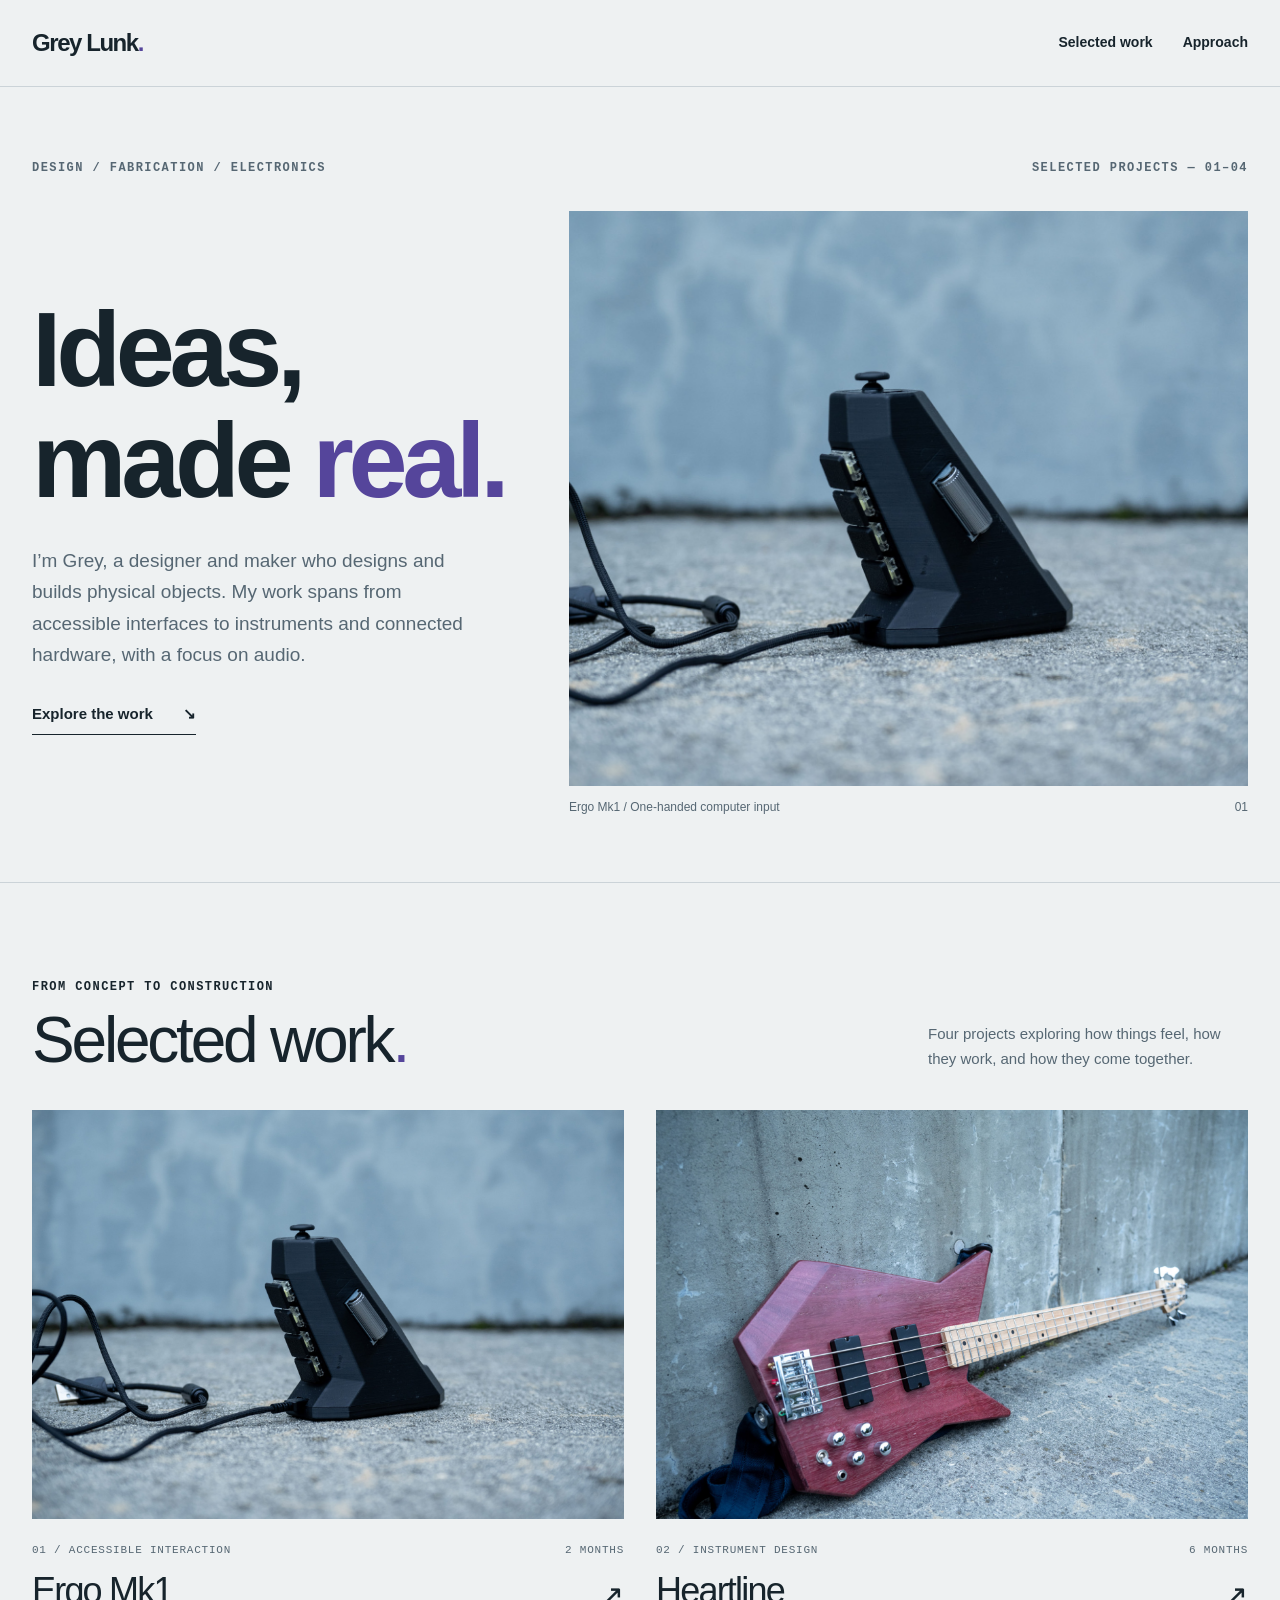
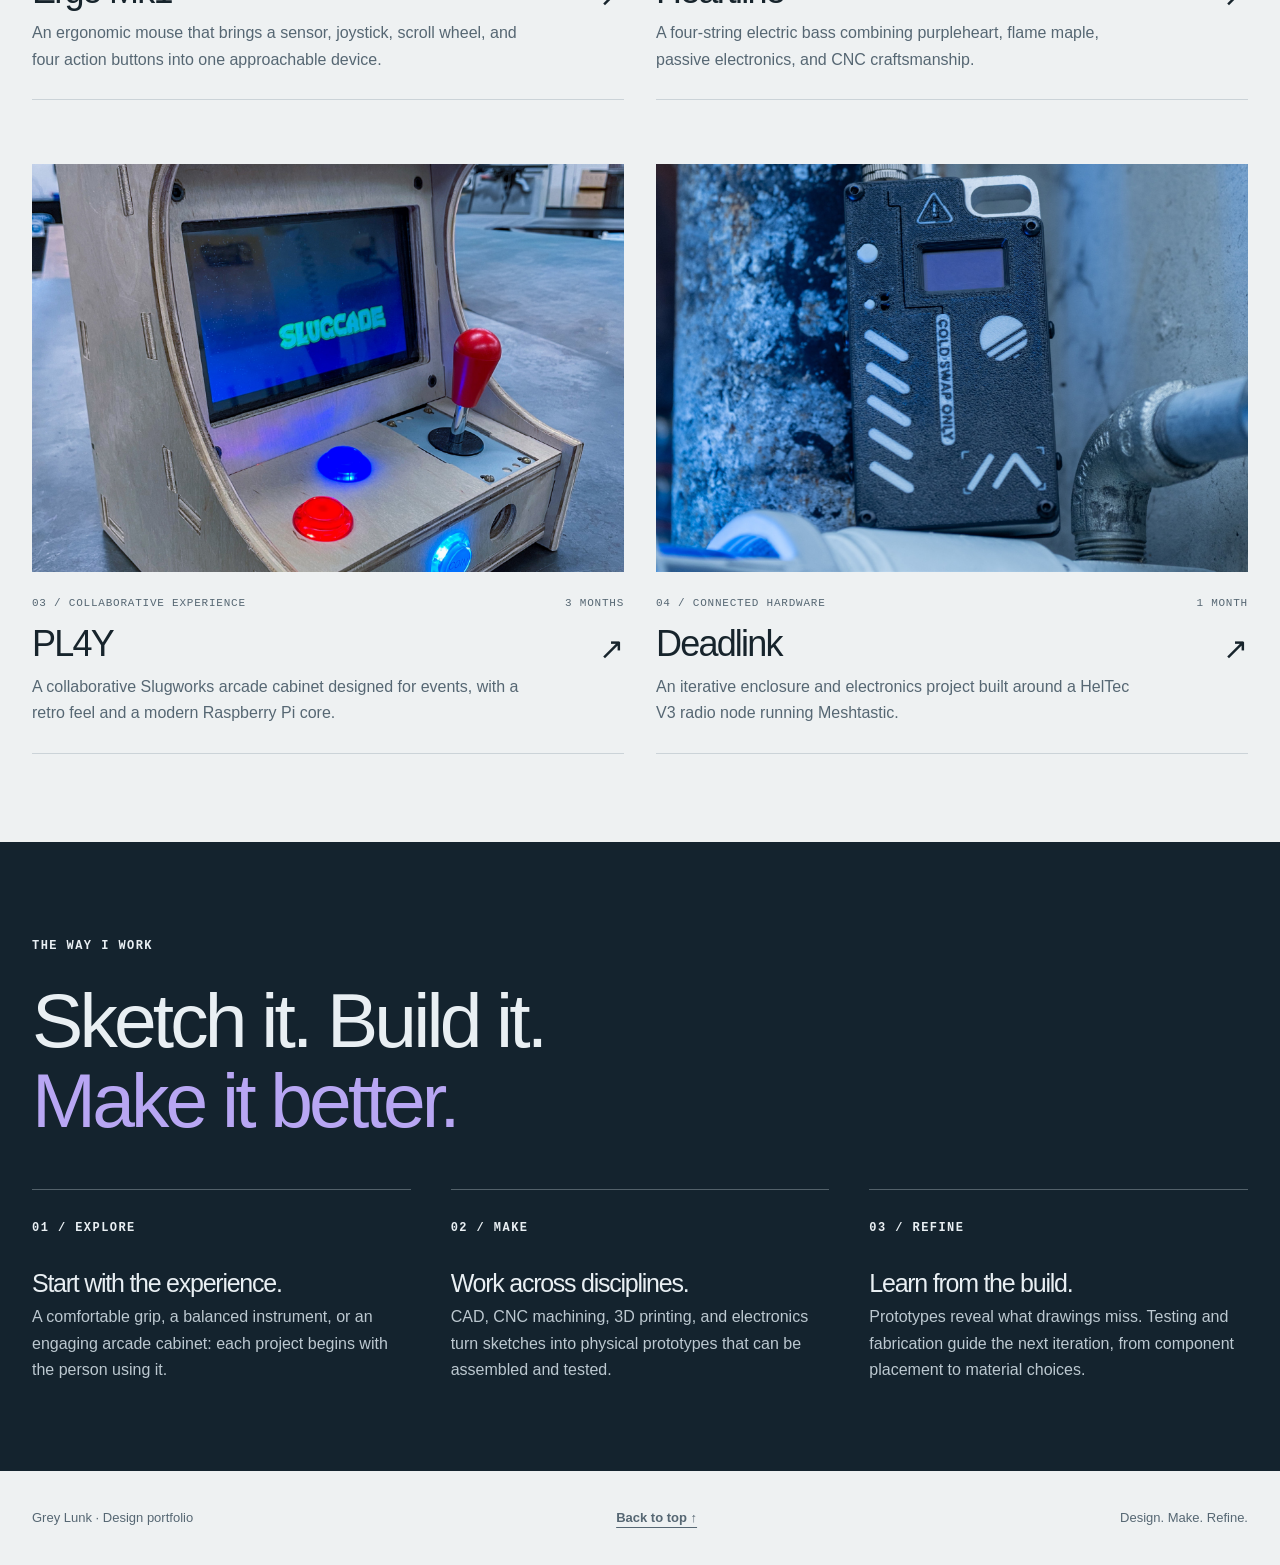
<file: index.html>
<!doctype html>
<html lang="en">
<head>
<meta charset="utf-8">
<meta name="viewport" content="width=device-width, initial-scale=1">
<title>Design portfolio | Grey Lunk</title>
<meta name="description" content="Grey Lunk’s portfolio of product design, fabrication, electronics, and iterative making. Explore Ergo Mk1, Heartline, PL4Y, and Deadlink.">
<meta name="author" content="Grey Lunk">
<link rel="icon" type="image/svg+xml" href="assets/favicon.svg">
<link rel="stylesheet" href="css/styles.css">
<link rel="stylesheet" href="css/portfolio.css">
</head>
<body id="top">
<a class="skip-link" href="#main">Skip to content</a>
<nav class="site-nav" aria-label="Main navigation">
<div class="container nav-inner">
<a class="brand" href="index.html" aria-label="Grey Lunk home">Grey Lunk<span>.</span>
</a>
<div class="nav-links">
<a href="#work">Selected work</a>
<a href="#approach">Approach</a>
</div>
</div>
</nav>
<main id="main">
<header class="hero">
<div class="container">
<div class="hero-top eyebrow">
<span>Design / Fabrication / Electronics</span>
<span>Selected projects — 01–04</span>
</div>
<div class="hero-layout">
<div class="hero-copy">
<h1>Ideas,<br>made <em>real.</em>
</h1>
<p>I’m Grey, a designer and maker who designs and builds physical objects. My work spans from accessible interfaces to instruments and connected hardware, with a focus on audio.</p>
<a class="text-link" href="#work">Explore the work <span aria-hidden="true">↘</span>
</a>
</div>
<figure class="hero-image">
<img src="assets/portfolio/ergo-hero.jpg" alt="Ergo Mk1, a black sculptural mouse with exposed action buttons and a joystick" width="1800" height="1201" fetchpriority="high">
<figcaption>
<span>Ergo Mk1 / One-handed computer input</span>
<span>01</span>
</figcaption>
</figure>
</div>
</div>
</header>
<section class="section work" id="work" aria-labelledby="work-title">
<div class="container">
<div class="section-heading">
<div>
<span class="eyebrow">From concept to construction</span>
<h2 id="work-title">Selected work<span style="color:var(--purple)">.</span>
</h2>
</div>
<p>Four projects exploring how things feel, how they work, and how they come together.</p>
</div>
<div class="project-grid">
<a class="project-card" href="ergo-mk1.html">
<div class="project-image">
<img src="assets/portfolio/ergo-hero.jpg" alt="Ergo Mk1 finished product" width="1800" height="1200" loading="lazy">
</div>
<div class="project-info">
<div class="project-meta">
<span>01 / Accessible interaction</span>
<span>2 months</span>
</div>
<div class="project-title">
<h3>Ergo Mk1</h3>
<span aria-hidden="true">↗</span>
</div>
<p>An ergonomic mouse that brings a sensor, joystick, scroll wheel, and four action buttons into one approachable device.</p>
</div>
</a>
<a class="project-card" href="heartline.html">
<div class="project-image">
<img src="assets/portfolio/heartline-hero.jpg" alt="Heartline finished product" width="1800" height="1200" loading="lazy">
</div>
<div class="project-info">
<div class="project-meta">
<span>02 / Instrument design</span>
<span>6 months</span>
</div>
<div class="project-title">
<h3>Heartline</h3>
<span aria-hidden="true">↗</span>
</div>
<p>A four-string electric bass combining purpleheart, flame maple, passive electronics, and CNC craftsmanship.</p>
</div>
</a>
<a class="project-card" href="pl4y.html">
<div class="project-image">
<img src="assets/portfolio/play-hero.jpg" alt="PL4Y finished product" width="1800" height="1200" loading="lazy">
</div>
<div class="project-info">
<div class="project-meta">
<span>03 / Collaborative experience</span>
<span>3 months</span>
</div>
<div class="project-title">
<h3>PL4Y</h3>
<span aria-hidden="true">↗</span>
</div>
<p>A collaborative Slugworks arcade cabinet designed for events, with a retro feel and a modern Raspberry Pi core.</p>
</div>
</a>
<a class="project-card" href="deadlink.html">
<div class="project-image">
<img src="assets/portfolio/deadlink-hero.jpg" alt="Deadlink finished product" width="1800" height="1200" loading="lazy">
</div>
<div class="project-info">
<div class="project-meta">
<span>04 / Connected hardware</span>
<span>1 month</span>
</div>
<div class="project-title">
<h3>Deadlink</h3>
<span aria-hidden="true">↗</span>
</div>
<p>An iterative enclosure and electronics project built around a HelTec V3 radio node running Meshtastic.</p>
</div>
</a>
</div>
</div>
</section>
<section class="section approach" id="approach" aria-labelledby="approach-title">
<div class="container">
<span class="eyebrow">The way I work</span>
<h2 id="approach-title">Sketch it. Build it.<br>
<span>Make it better.</span>
</h2>
<div class="approach-grid">
<div class="approach-item">
<span class="eyebrow">01 / Explore</span>
<h3>Start with the experience.</h3>
<p>A comfortable grip, a balanced instrument, or an engaging arcade cabinet: each project begins with the person using it.</p>
</div>
<div class="approach-item">
<span class="eyebrow">02 / Make</span>
<h3>Work across disciplines.</h3>
<p>CAD, CNC machining, 3D printing, and electronics turn sketches into physical prototypes that can be assembled and tested.</p>
</div>
<div class="approach-item">
<span class="eyebrow">03 / Refine</span>
<h3>Learn from the build.</h3>
<p>Prototypes reveal what drawings miss. Testing and fabrication guide the next iteration, from component placement to material choices.</p>
</div>
</div>
</div>
</section>
</main>
<footer class="site-footer">
<div class="container footer-inner">
<span>Grey Lunk · Design portfolio</span>
<a href="#top">Back to top ↑</a>
<span>Design. Make. Refine.</span>
</div>
</footer>
</body>
</html>
</file>
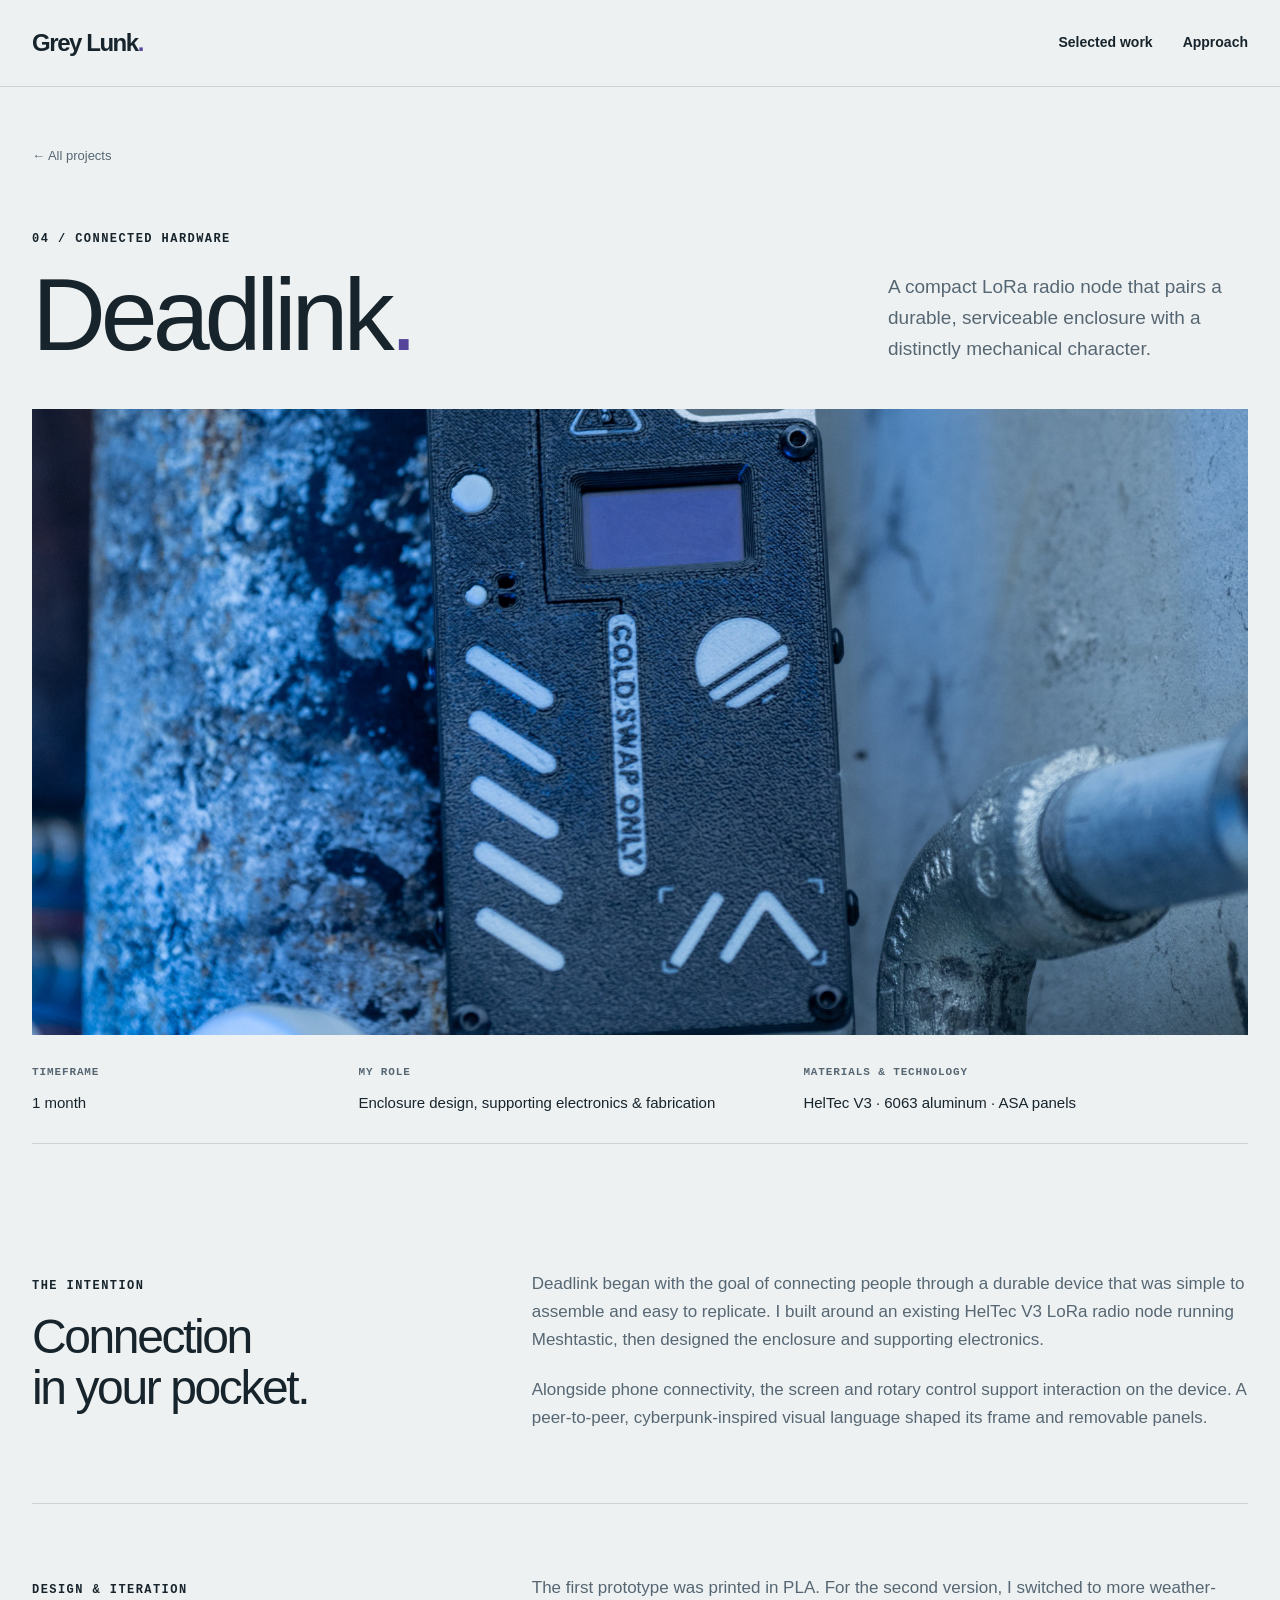
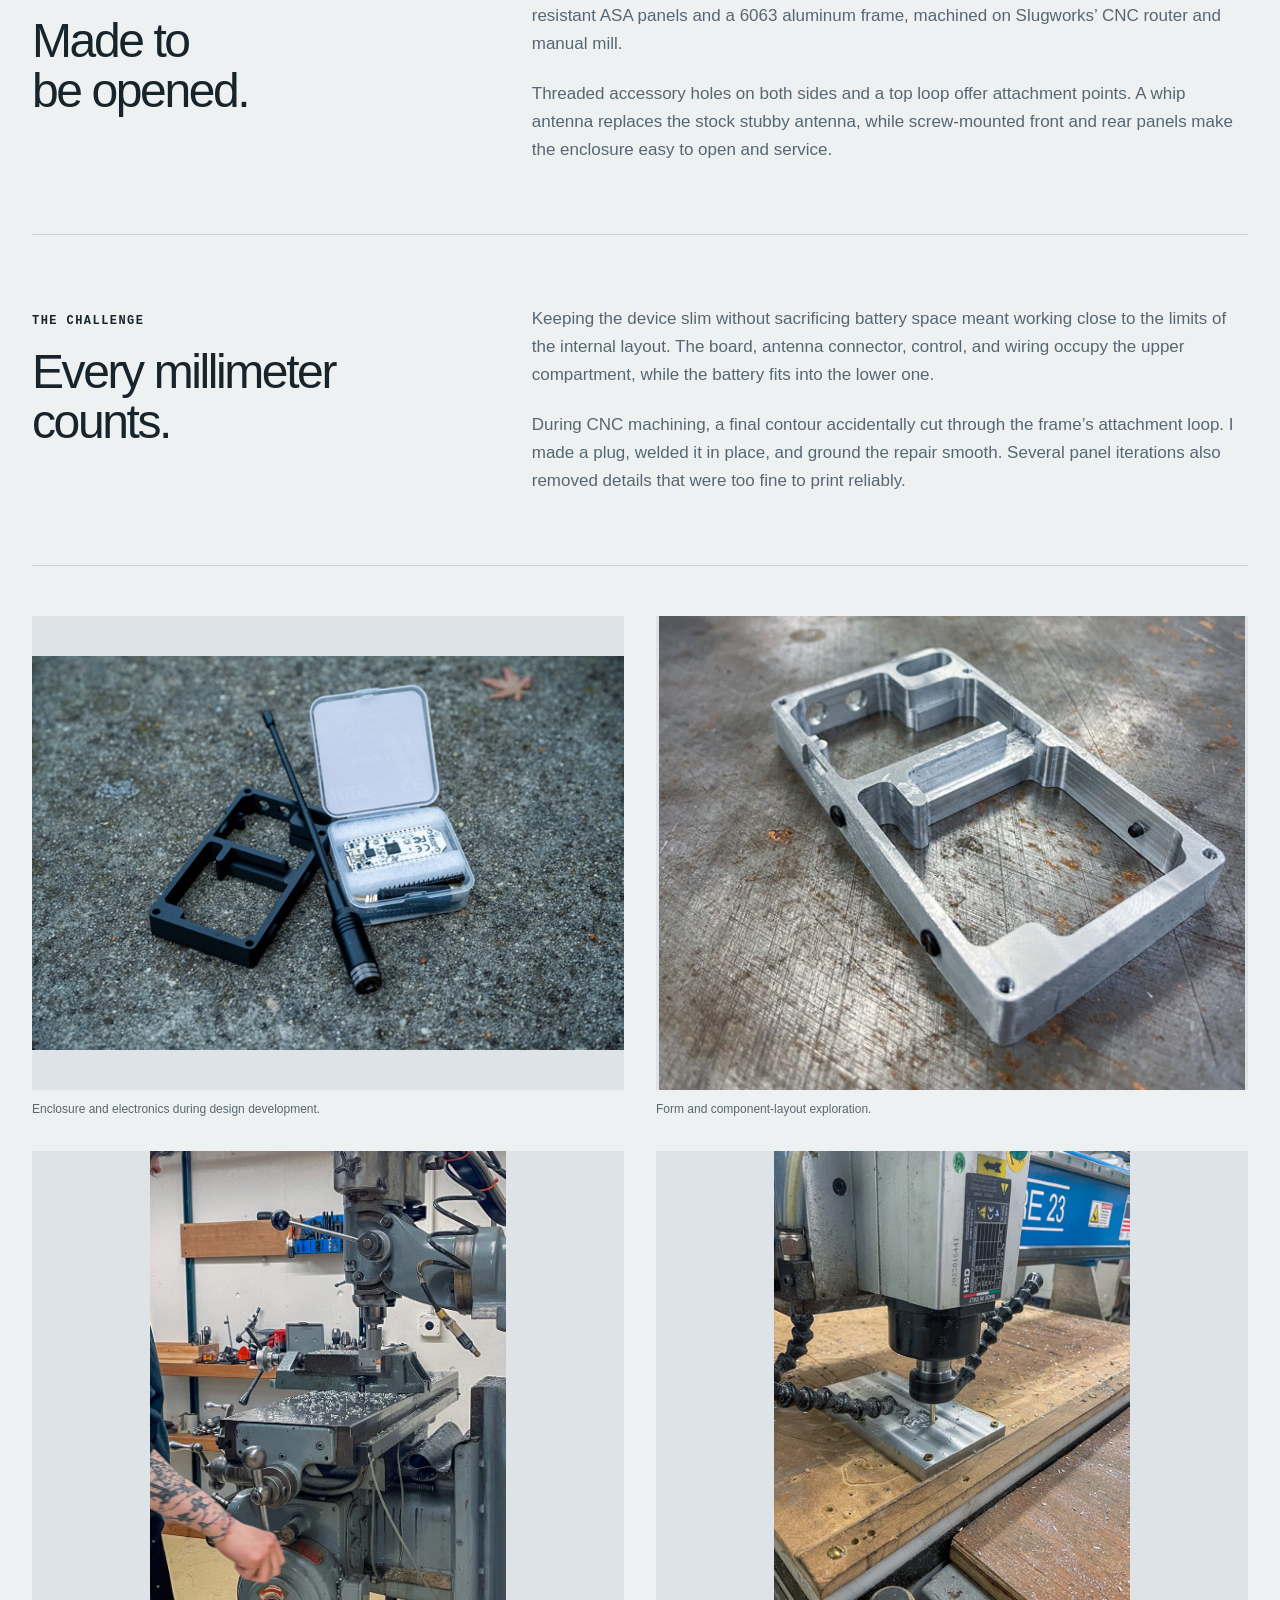
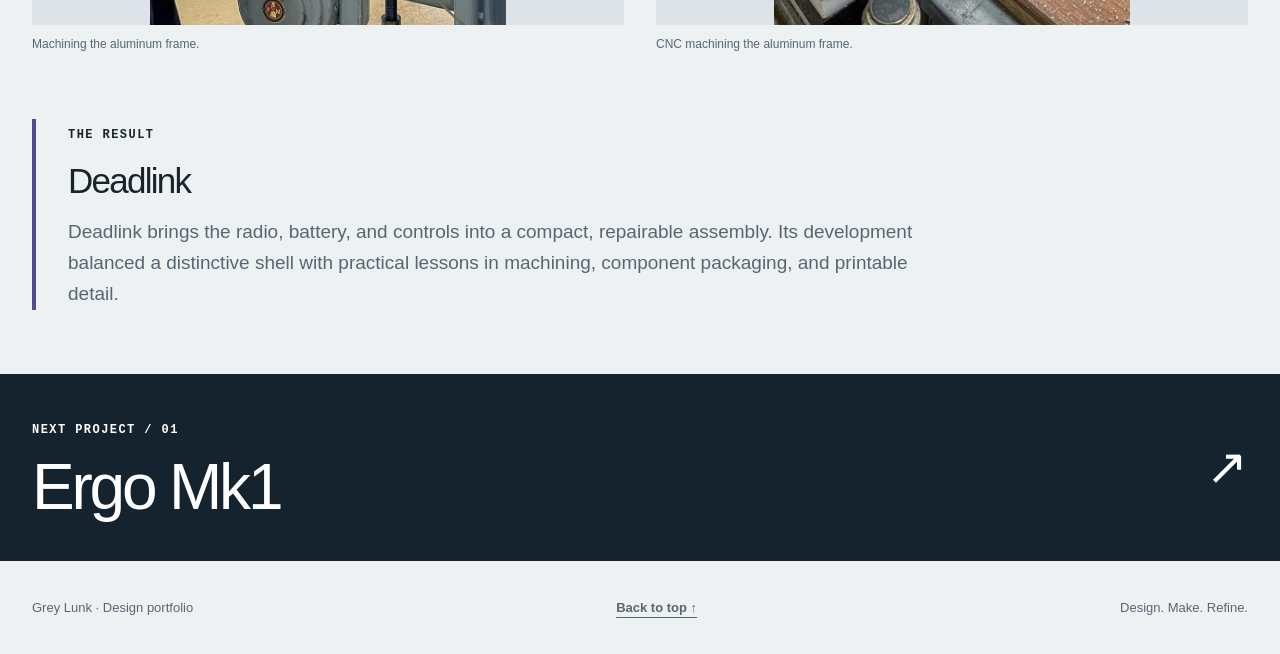
<file: deadlink.html>
<!doctype html>
<html lang="en">
<head>
<meta charset="utf-8">
<meta name="viewport" content="width=device-width, initial-scale=1">
<title>Deadlink | Grey Lunk</title>
<meta name="description" content="An iterative enclosure and electronics project built around a HelTec V3 radio node running Meshtastic.">
<meta name="author" content="Grey Lunk">
<link rel="icon" type="image/svg+xml" href="assets/favicon.svg">
<link rel="stylesheet" href="css/styles.css">
<link rel="stylesheet" href="css/portfolio.css">
</head>
<body id="top" class="project-page">
<a class="skip-link" href="#main">Skip to content</a>
<nav class="site-nav" aria-label="Main navigation">
<div class="container nav-inner">
<a class="brand" href="index.html" aria-label="Grey Lunk home">Grey Lunk<span>.</span>
</a>
<div class="nav-links">
<a href="index.html#work">Selected work</a>
<a href="index.html#approach">Approach</a>
</div>
</div>
</nav>
<main id="main">
<header class="project-header">
<div class="container">
<a class="back-link" href="index.html#work">← All projects</a>
<div class="project-heading">
<div>
<span class="eyebrow">04 / Connected hardware</span>
<h1>Deadlink<span style="color:var(--purple)">.</span>
</h1>
</div>
<p>A compact LoRa radio node that pairs a durable, serviceable enclosure with a distinctly mechanical character.</p>
</div>
<figure class="project-cover">
<img src="assets/portfolio/deadlink-hero.jpg" alt="Deadlink finished product" width="1800" height="1200" fetchpriority="high">
</figure>
<dl class="project-facts">
<div>
<dt>Timeframe</dt>
<dd>1 month</dd>
</div>
<div>
<dt>My role</dt>
<dd>Enclosure design, supporting electronics &amp; fabrication</dd>
</div>
<div>
<dt>Materials & technology</dt>
<dd>HelTec V3 · 6063 aluminum · ASA panels</dd>
</div>
</dl>
</div>
</header>
<div class="container">
<section class="story-row">
<div>
<span class="eyebrow">The intention</span>
<h2>Connection<br>in your pocket.</h2>
</div>
<div class="story-copy">
<p>Deadlink began with the goal of connecting people through a durable device that was simple to assemble and easy to replicate. I built around an existing HelTec V3 LoRa radio node running Meshtastic, then designed the enclosure and supporting electronics.</p>
<p>Alongside phone connectivity, the screen and rotary control support interaction on the device. A peer-to-peer, cyberpunk-inspired visual language shaped its frame and removable panels.</p>
</div>
</section>
<section class="story-row">
<div>
<span class="eyebrow">Design &amp; iteration</span>
<h2>Made to<br>be opened.</h2>
</div>
<div class="story-copy">
<p>The first prototype was printed in PLA. For the second version, I switched to more weather-resistant ASA panels and a 6063 aluminum frame, machined on Slugworks’ CNC router and manual mill.</p>
<p>Threaded accessory holes on both sides and a top loop offer attachment points. A whip antenna replaces the stock stubby antenna, while screw-mounted front and rear panels make the enclosure easy to open and service.</p>
</div>
</section>
<section class="story-row">
<div>
<span class="eyebrow">The challenge</span>
<h2>Every millimeter<br>counts.</h2>
</div>
<div class="story-copy">
<p>Keeping the device slim without sacrificing battery space meant working close to the limits of the internal layout. The board, antenna connector, control, and wiring occupy the upper compartment, while the battery fits into the lower one.</p>
<p>During CNC machining, a final contour accidentally cut through the frame’s attachment loop. I made a plug, welded it in place, and ground the repair smooth. Several panel iterations also removed details that were too fine to print reliably.</p>
</div>
</section>
<section aria-label="Project process images" class="gallery">
<figure>
<img src="assets/portfolio/deadlink-prototype.jpg" alt="Enclosure and electronics during design development." loading="lazy">
<figcaption>Enclosure and electronics during design development.</figcaption>
</figure>
<figure>
<img src="assets/portfolio/deadlink-design.jpg" alt="Form and component-layout exploration." loading="lazy">
<figcaption>Form and component-layout exploration.</figcaption>
</figure>
<figure>
<img src="assets/portfolio/deadlink-milling.jpg" alt="Machining the aluminum frame." loading="lazy">
<figcaption>Machining the aluminum frame.</figcaption>
</figure>
<figure>
<img src="assets/portfolio/deadlink-internals.jpg" alt="CNC machining the aluminum frame." loading="lazy">
<figcaption>CNC machining the aluminum frame.</figcaption>
</figure>
</section>
<section class="outcome">
<div class="outcome-inner">
<span class="eyebrow">The result</span>
<h2>Deadlink</h2>
<p>Deadlink brings the radio, battery, and controls into a compact, repairable assembly. Its development balanced a distinctive shell with practical lessons in machining, component packaging, and printable detail.</p>
</div>
</section>
</div>
<a class="next-project" href="ergo-mk1.html">
<div class="container next-inner">
<div>
<span class="eyebrow">Next project / 01</span>
<h2>Ergo Mk1</h2>
</div>
<span class="next-arrow" aria-hidden="true">↗</span>
</div>
</a>
</main>
<footer class="site-footer">
<div class="container footer-inner">
<span>Grey Lunk · Design portfolio</span>
<a href="#top">Back to top ↑</a>
<span>Design. Make. Refine.</span>
</div>
</footer>
</body>
</html>
</file>
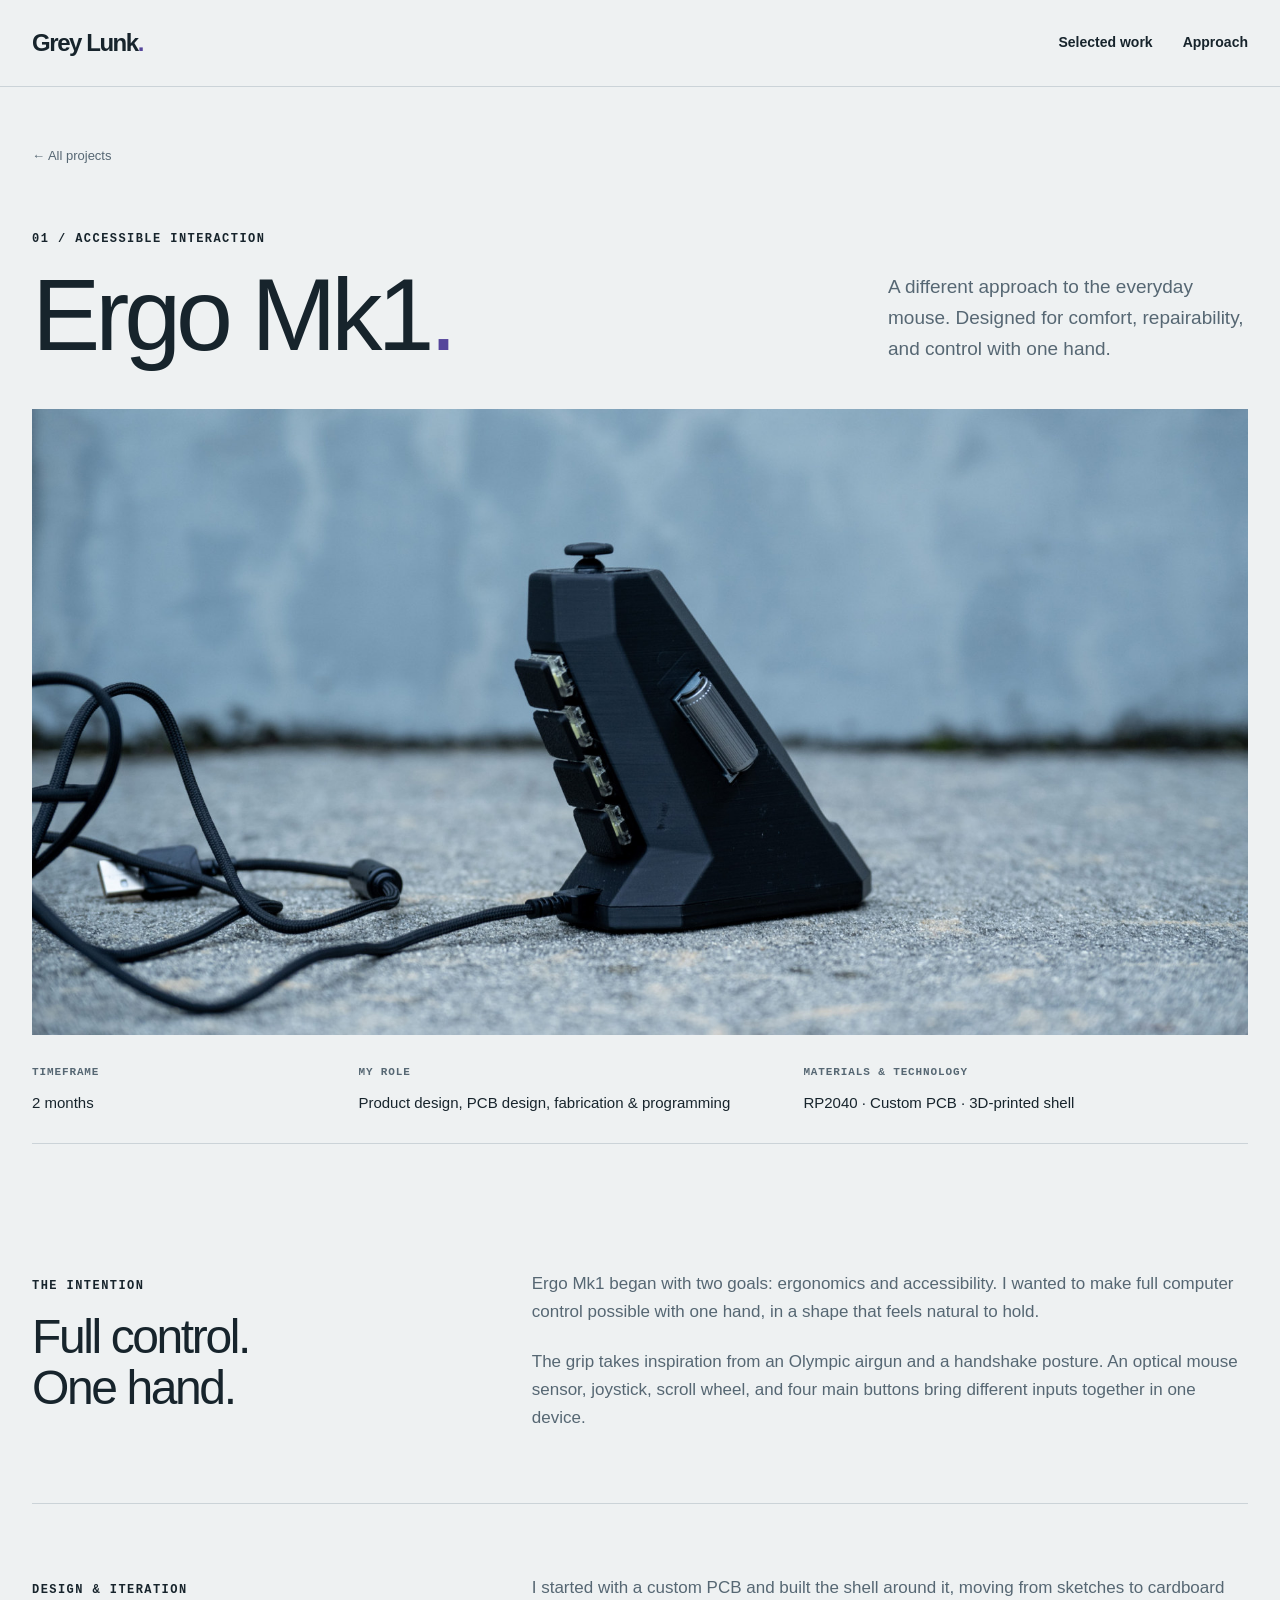
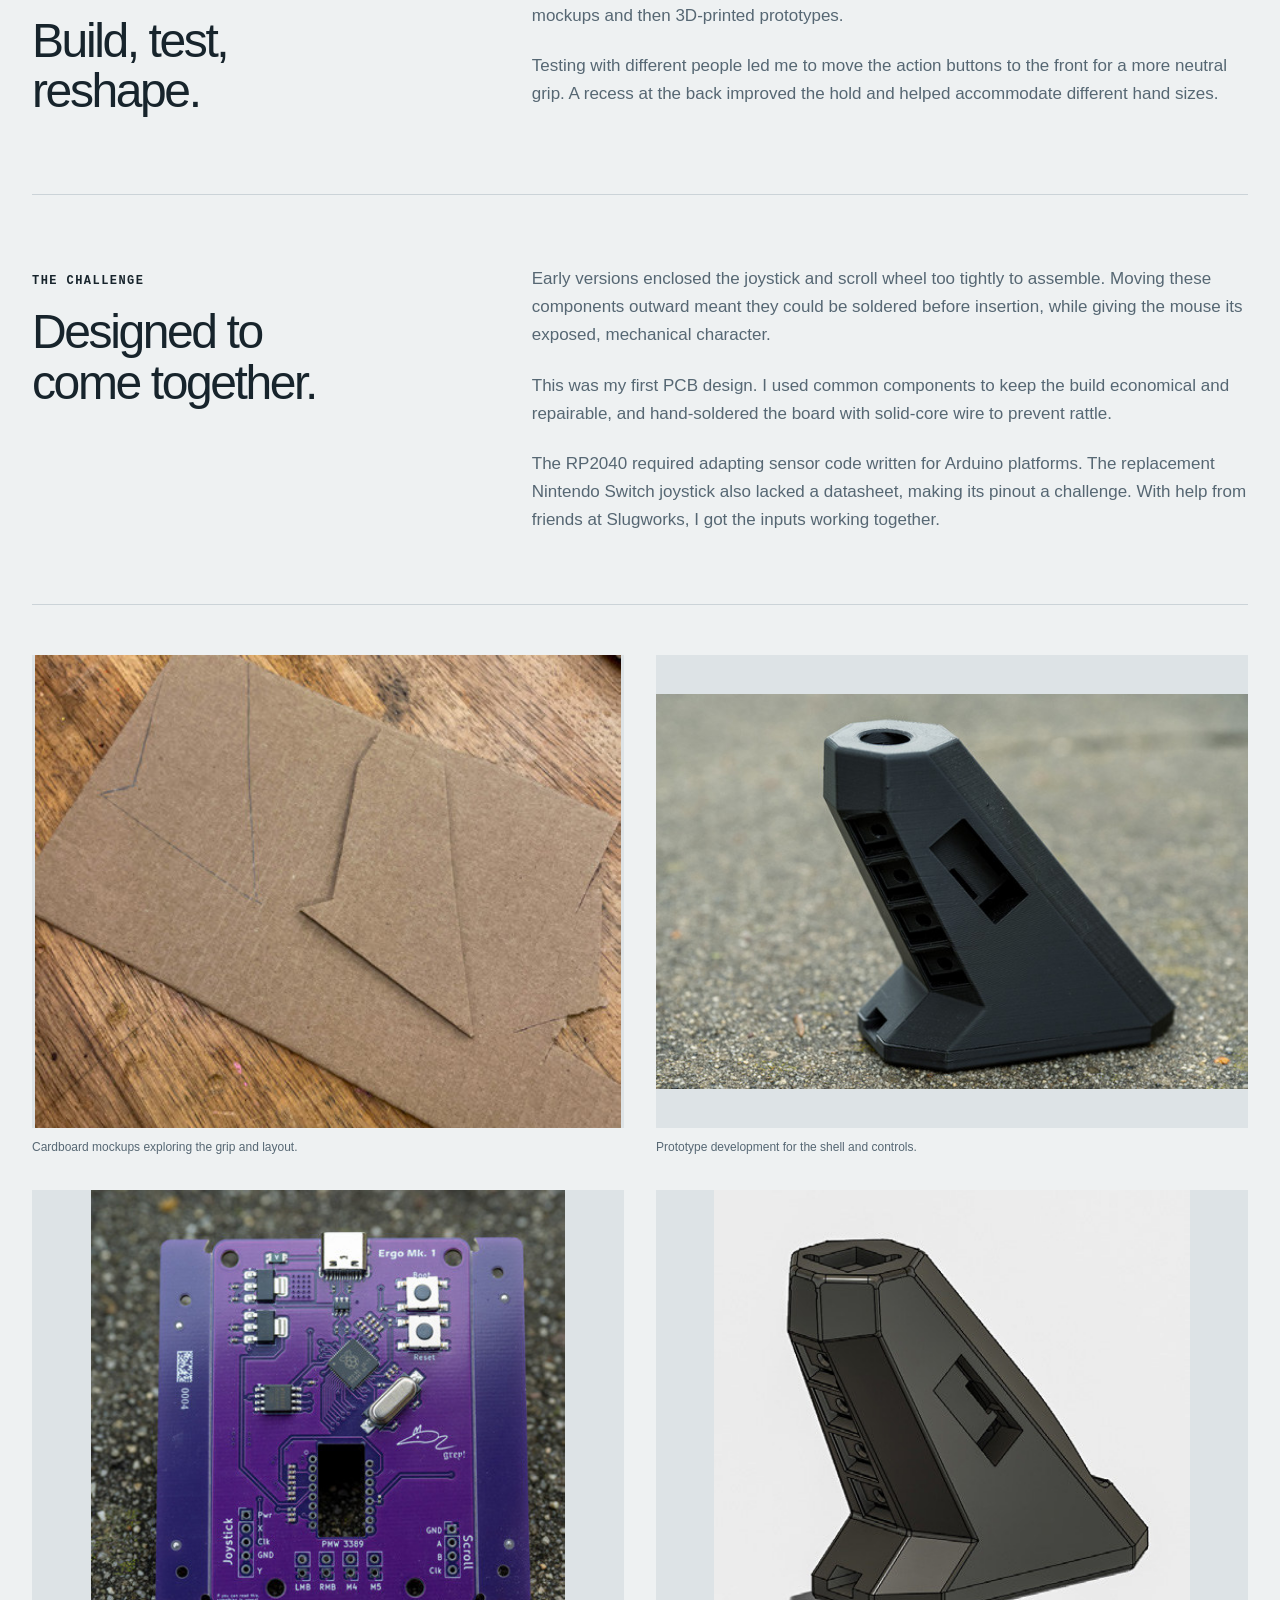
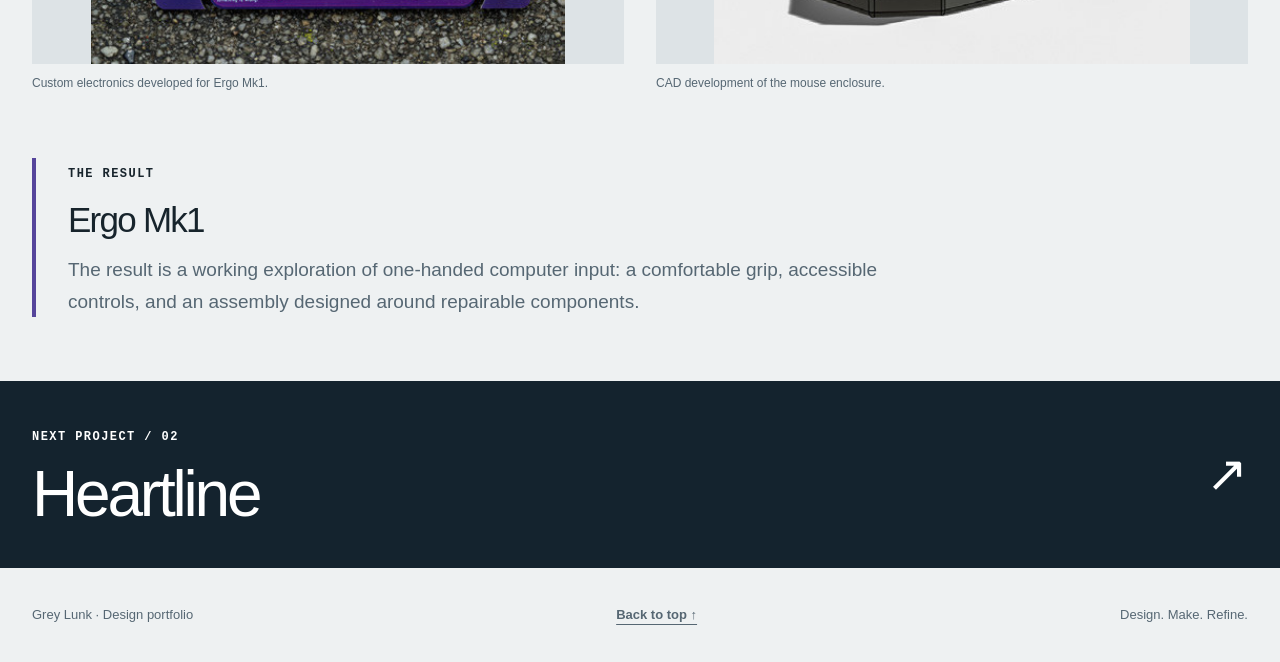
<file: ergo-mk1.html>
<!doctype html>
<html lang="en">
<head>
<meta charset="utf-8">
<meta name="viewport" content="width=device-width, initial-scale=1">
<title>Ergo Mk1 | Grey Lunk</title>
<meta name="description" content="An ergonomic mouse that brings a sensor, joystick, scroll wheel, and four action buttons into one approachable device.">
<meta name="author" content="Grey Lunk">
<link rel="icon" type="image/svg+xml" href="assets/favicon.svg">
<link rel="stylesheet" href="css/styles.css">
<link rel="stylesheet" href="css/portfolio.css">
</head>
<body id="top" class="project-page">
<a class="skip-link" href="#main">Skip to content</a>
<nav class="site-nav" aria-label="Main navigation">
<div class="container nav-inner">
<a class="brand" href="index.html" aria-label="Grey Lunk home">Grey Lunk<span>.</span>
</a>
<div class="nav-links">
<a href="index.html#work">Selected work</a>
<a href="index.html#approach">Approach</a>
</div>
</div>
</nav>
<main id="main">
<header class="project-header">
<div class="container">
<a class="back-link" href="index.html#work">← All projects</a>
<div class="project-heading">
<div>
<span class="eyebrow">01 / Accessible interaction</span>
<h1>Ergo Mk1<span style="color:var(--purple)">.</span>
</h1>
</div>
<p>A different approach to the everyday mouse. Designed for comfort, repairability, and control with one hand.</p>
</div>
<figure class="project-cover">
<img src="assets/portfolio/ergo-hero.jpg" alt="Ergo Mk1 finished product" width="1800" height="1200" fetchpriority="high">
</figure>
<dl class="project-facts">
<div>
<dt>Timeframe</dt>
<dd>2 months</dd>
</div>
<div>
<dt>My role</dt>
<dd>Product design, PCB design, fabrication &amp; programming</dd>
</div>
<div>
<dt>Materials & technology</dt>
<dd>RP2040 · Custom PCB · 3D-printed shell</dd>
</div>
</dl>
</div>
</header>
<div class="container">
<section class="story-row">
<div>
<span class="eyebrow">The intention</span>
<h2>Full control.<br>One hand.</h2>
</div>
<div class="story-copy">
<p>Ergo Mk1 began with two goals: ergonomics and accessibility. I wanted to make full computer control possible with one hand, in a shape that feels natural to hold.</p>
<p>The grip takes inspiration from an Olympic airgun and a handshake posture. An optical mouse sensor, joystick, scroll wheel, and four main buttons bring different inputs together in one device.</p>
</div>
</section>
<section class="story-row">
<div>
<span class="eyebrow">Design &amp; iteration</span>
<h2>Build, test,<br>reshape.</h2>
</div>
<div class="story-copy">
<p>I started with a custom PCB and built the shell around it, moving from sketches to cardboard mockups and then 3D-printed prototypes.</p>
<p>Testing with different people led me to move the action buttons to the front for a more neutral grip. A recess at the back improved the hold and helped accommodate different hand sizes.</p>
</div>
</section>
<section class="story-row">
<div>
<span class="eyebrow">The challenge</span>
<h2>Designed to<br>come together.</h2>
</div>
<div class="story-copy">
<p>Early versions enclosed the joystick and scroll wheel too tightly to assemble. Moving these components outward meant they could be soldered before insertion, while giving the mouse its exposed, mechanical character.</p>
<p>This was my first PCB design. I used common components to keep the build economical and repairable, and hand-soldered the board with solid-core wire to prevent rattle.</p>
<p>The RP2040 required adapting sensor code written for Arduino platforms. The replacement Nintendo Switch joystick also lacked a datasheet, making its pinout a challenge. With help from friends at Slugworks, I got the inputs working together.</p>
</div>
</section>
<section aria-label="Project process images" class="gallery">
<figure>
<img src="assets/portfolio/ergo-sketch.jpg" alt="Cardboard mockups exploring the grip and layout." loading="lazy">
<figcaption>Cardboard mockups exploring the grip and layout.</figcaption>
</figure>
<figure>
<img src="assets/portfolio/ergo-prototype.jpg" alt="Prototype development for the shell and controls." loading="lazy">
<figcaption>Prototype development for the shell and controls.</figcaption>
</figure>
<figure>
<img src="assets/portfolio/ergo-pcb.jpg" alt="Custom electronics developed for Ergo Mk1." loading="lazy">
<figcaption>Custom electronics developed for Ergo Mk1.</figcaption>
</figure>
<figure>
<img src="assets/portfolio/ergo-cad.jpg" alt="CAD development of the mouse enclosure." loading="lazy">
<figcaption>CAD development of the mouse enclosure.</figcaption>
</figure>
</section>
<section class="outcome">
<div class="outcome-inner">
<span class="eyebrow">The result</span>
<h2>Ergo Mk1</h2>
<p>The result is a working exploration of one-handed computer input: a comfortable grip, accessible controls, and an assembly designed around repairable components.</p>
</div>
</section>
</div>
<a class="next-project" href="heartline.html">
<div class="container next-inner">
<div>
<span class="eyebrow">Next project / 02</span>
<h2>Heartline</h2>
</div>
<span class="next-arrow" aria-hidden="true">↗</span>
</div>
</a>
</main>
<footer class="site-footer">
<div class="container footer-inner">
<span>Grey Lunk · Design portfolio</span>
<a href="#top">Back to top ↑</a>
<span>Design. Make. Refine.</span>
</div>
</footer>
</body>
</html>
</file>
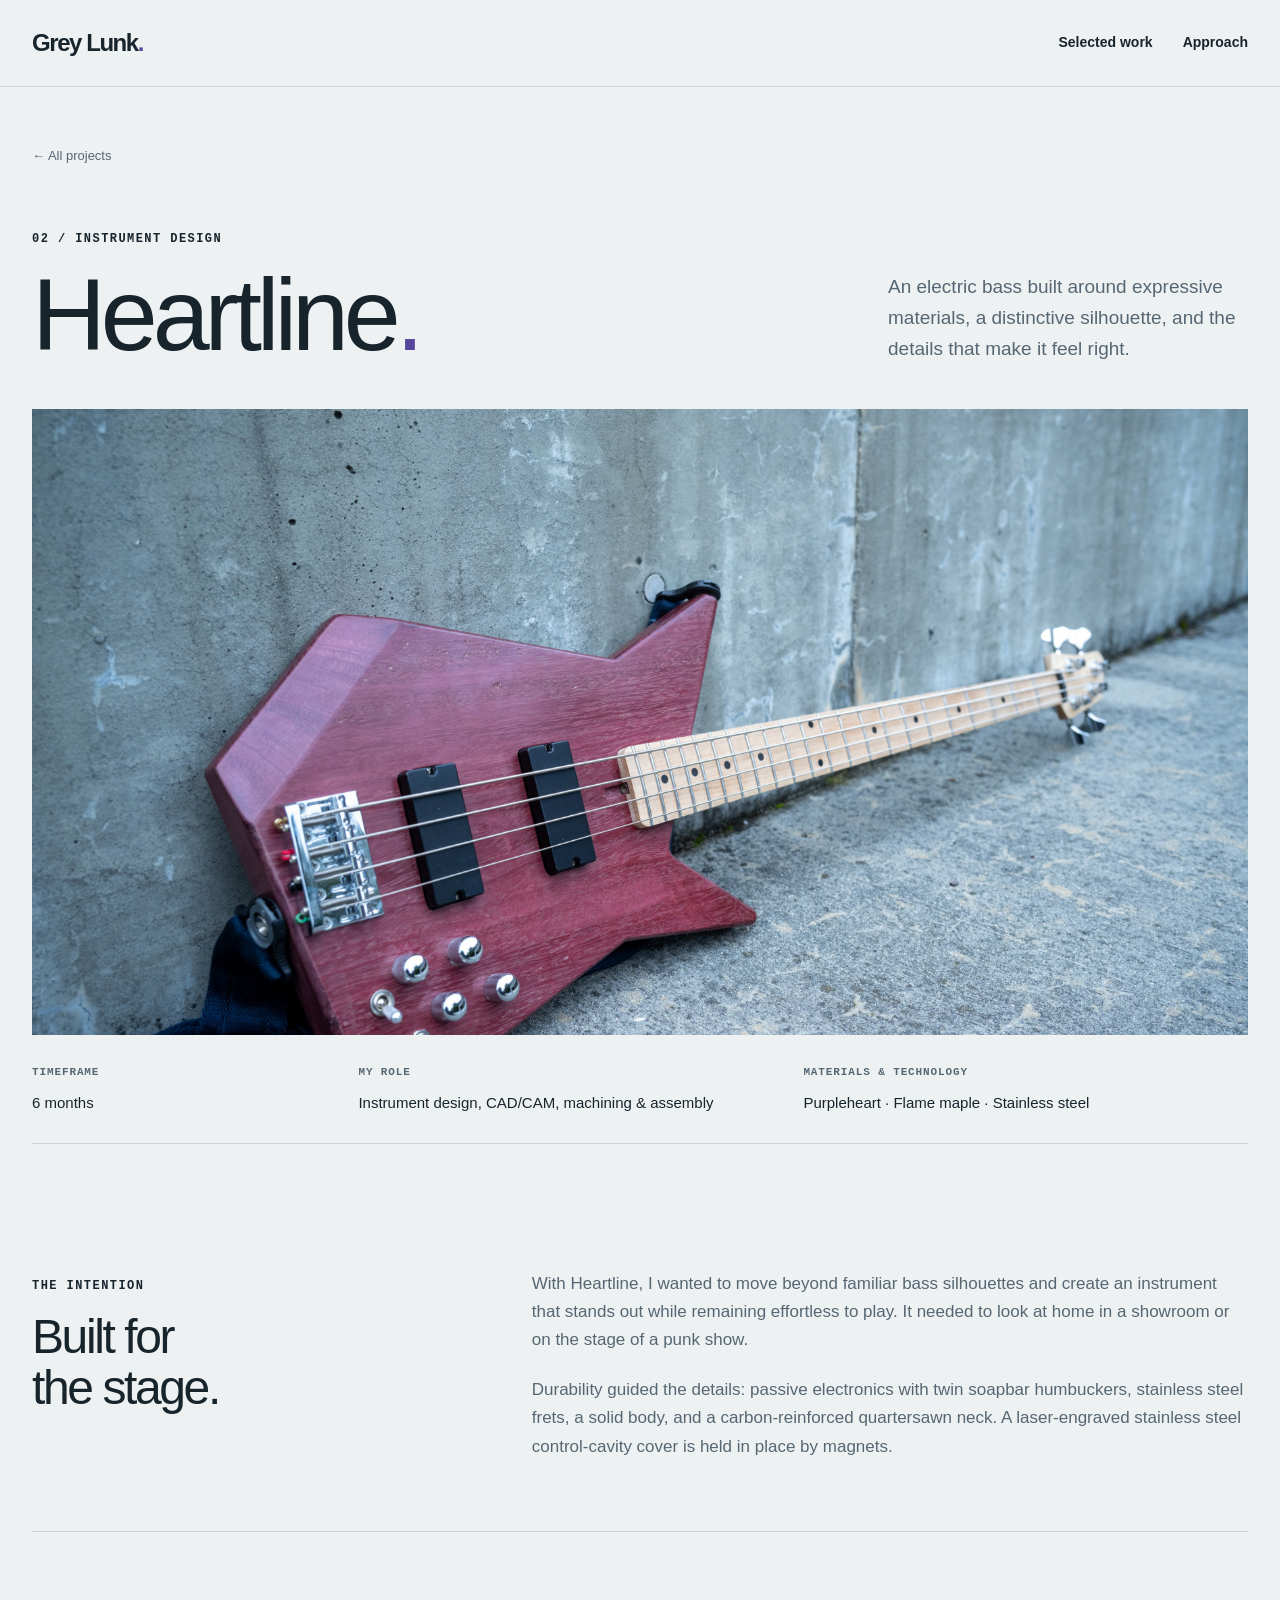
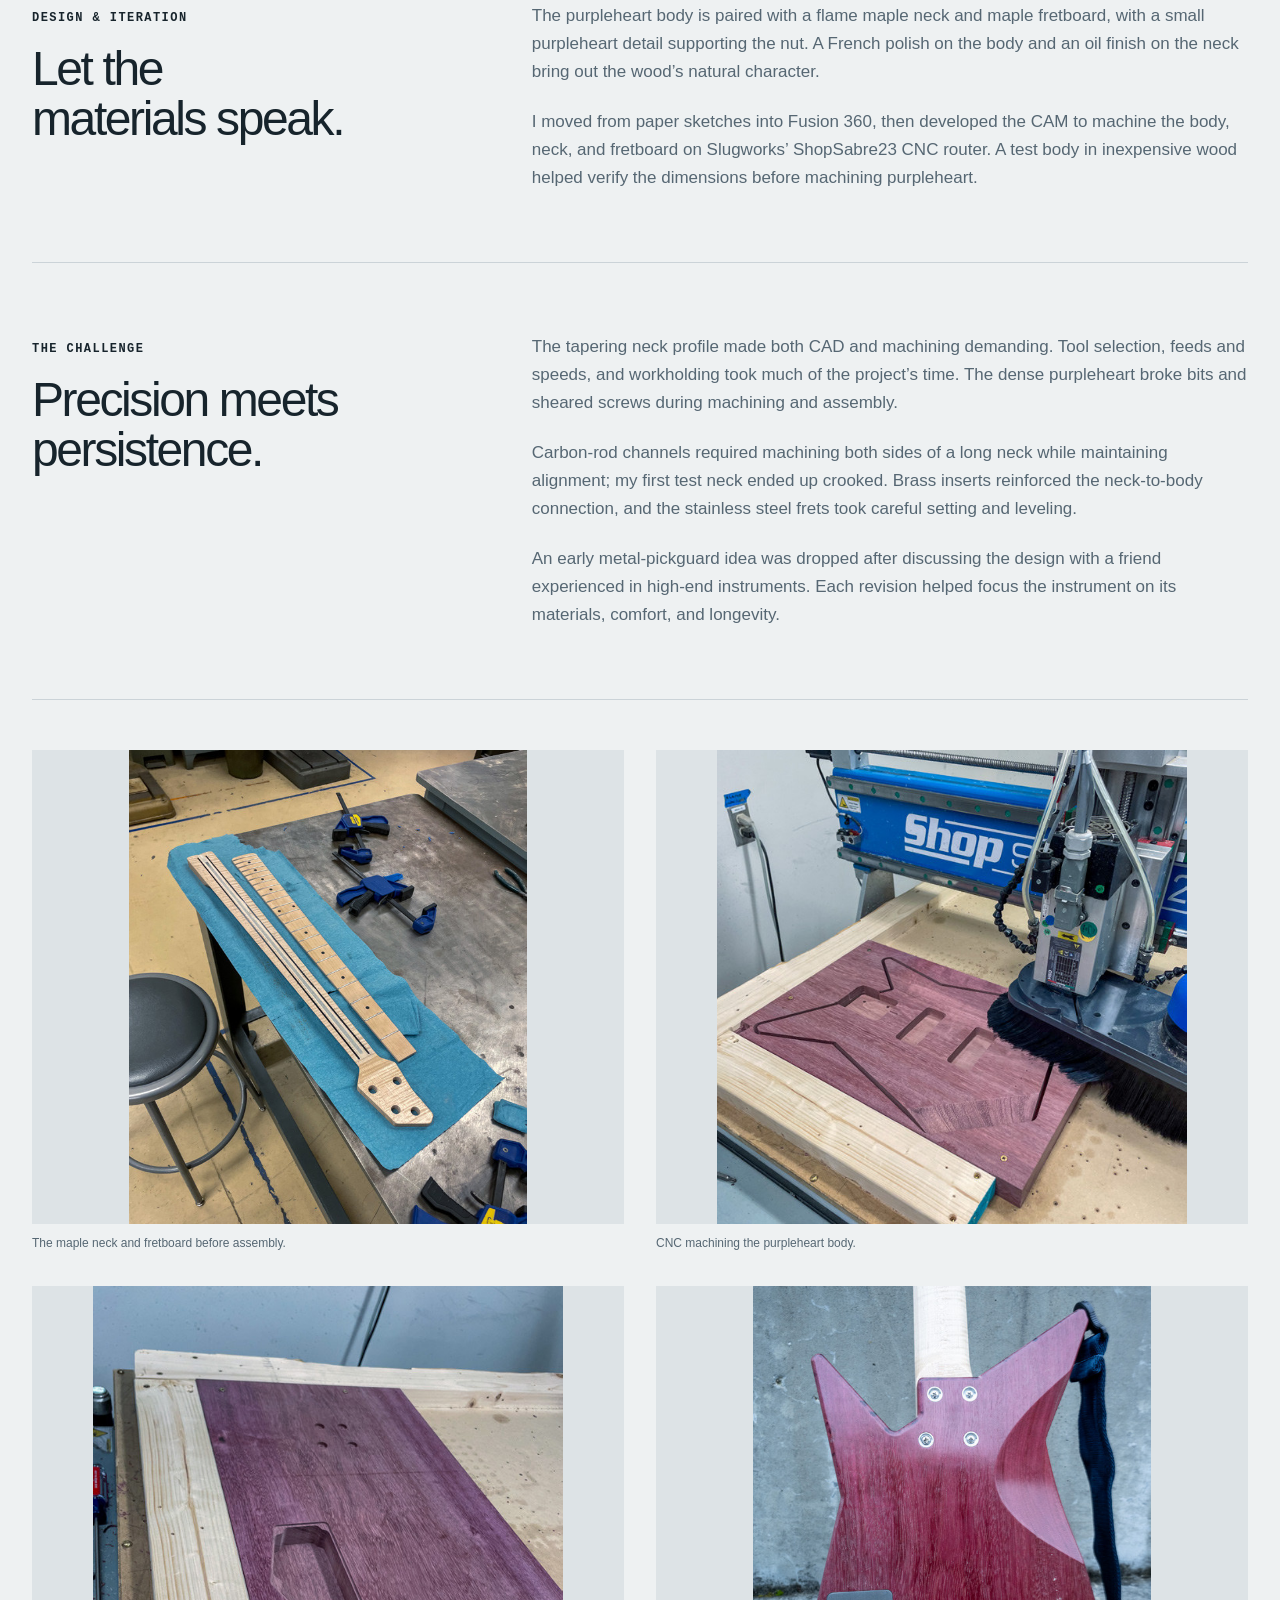
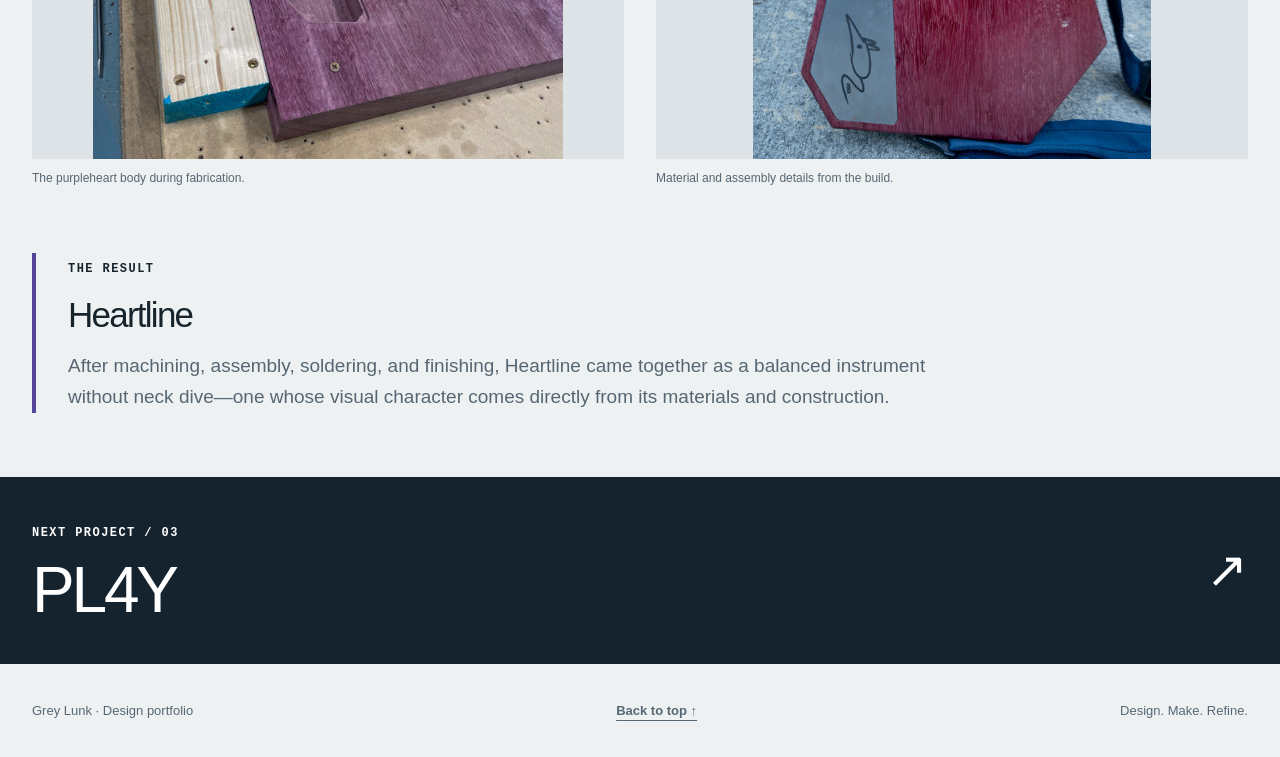
<file: heartline.html>
<!doctype html>
<html lang="en">
<head>
<meta charset="utf-8">
<meta name="viewport" content="width=device-width, initial-scale=1">
<title>Heartline | Grey Lunk</title>
<meta name="description" content="A four-string electric bass combining purpleheart, flame maple, passive electronics, and CNC craftsmanship.">
<meta name="author" content="Grey Lunk">
<link rel="icon" type="image/svg+xml" href="assets/favicon.svg">
<link rel="stylesheet" href="css/styles.css">
<link rel="stylesheet" href="css/portfolio.css">
</head>
<body id="top" class="project-page">
<a class="skip-link" href="#main">Skip to content</a>
<nav class="site-nav" aria-label="Main navigation">
<div class="container nav-inner">
<a class="brand" href="index.html" aria-label="Grey Lunk home">Grey Lunk<span>.</span>
</a>
<div class="nav-links">
<a href="index.html#work">Selected work</a>
<a href="index.html#approach">Approach</a>
</div>
</div>
</nav>
<main id="main">
<header class="project-header">
<div class="container">
<a class="back-link" href="index.html#work">← All projects</a>
<div class="project-heading">
<div>
<span class="eyebrow">02 / Instrument design</span>
<h1>Heartline<span style="color:var(--purple)">.</span>
</h1>
</div>
<p>An electric bass built around expressive materials, a distinctive silhouette, and the details that make it feel right.</p>
</div>
<figure class="project-cover">
<img src="assets/portfolio/heartline-hero.jpg" alt="Heartline finished product" width="1800" height="1200" fetchpriority="high">
</figure>
<dl class="project-facts">
<div>
<dt>Timeframe</dt>
<dd>6 months</dd>
</div>
<div>
<dt>My role</dt>
<dd>Instrument design, CAD/CAM, machining &amp; assembly</dd>
</div>
<div>
<dt>Materials & technology</dt>
<dd>Purpleheart · Flame maple · Stainless steel</dd>
</div>
</dl>
</div>
</header>
<div class="container">
<section class="story-row">
<div>
<span class="eyebrow">The intention</span>
<h2>Built for<br>the stage.</h2>
</div>
<div class="story-copy">
<p>With Heartline, I wanted to move beyond familiar bass silhouettes and create an instrument that stands out while remaining effortless to play. It needed to look at home in a showroom or on the stage of a punk show.</p>
<p>Durability guided the details: passive electronics with twin soapbar humbuckers, stainless steel frets, a solid body, and a carbon-reinforced quartersawn neck. A laser-engraved stainless steel control-cavity cover is held in place by magnets.</p>
</div>
</section>
<section class="story-row">
<div>
<span class="eyebrow">Design &amp; iteration</span>
<h2>Let the<br>materials speak.</h2>
</div>
<div class="story-copy">
<p>The purpleheart body is paired with a flame maple neck and maple fretboard, with a small purpleheart detail supporting the nut. A French polish on the body and an oil finish on the neck bring out the wood’s natural character.</p>
<p>I moved from paper sketches into Fusion 360, then developed the CAM to machine the body, neck, and fretboard on Slugworks’ ShopSabre23 CNC router. A test body in inexpensive wood helped verify the dimensions before machining purpleheart.</p>
</div>
</section>
<section class="story-row">
<div>
<span class="eyebrow">The challenge</span>
<h2>Precision meets<br>persistence.</h2>
</div>
<div class="story-copy">
<p>The tapering neck profile made both CAD and machining demanding. Tool selection, feeds and speeds, and workholding took much of the project’s time. The dense purpleheart broke bits and sheared screws during machining and assembly.</p>
<p>Carbon-rod channels required machining both sides of a long neck while maintaining alignment; my first test neck ended up crooked. Brass inserts reinforced the neck-to-body connection, and the stainless steel frets took careful setting and leveling.</p>
<p>An early metal-pickguard idea was dropped after discussing the design with a friend experienced in high-end instruments. Each revision helped focus the instrument on its materials, comfort, and longevity.</p>
</div>
</section>
<section aria-label="Project process images" class="gallery">
<figure>
<img src="assets/portfolio/heartline-cnc.jpg" alt="The maple neck and fretboard before assembly." loading="lazy">
<figcaption>The maple neck and fretboard before assembly.</figcaption>
</figure>
<figure>
<img src="assets/portfolio/heartline-neck.jpg" alt="CNC machining the purpleheart body." loading="lazy">
<figcaption>CNC machining the purpleheart body.</figcaption>
</figure>
<figure>
<img src="assets/portfolio/heartline-body.jpg" alt="The purpleheart body during fabrication." loading="lazy">
<figcaption>The purpleheart body during fabrication.</figcaption>
</figure>
<figure>
<img src="assets/portfolio/heartline-detail.jpg" alt="Material and assembly details from the build." loading="lazy">
<figcaption>Material and assembly details from the build.</figcaption>
</figure>
</section>
<section class="outcome">
<div class="outcome-inner">
<span class="eyebrow">The result</span>
<h2>Heartline</h2>
<p>After machining, assembly, soldering, and finishing, Heartline came together as a balanced instrument without neck dive—one whose visual character comes directly from its materials and construction.</p>
</div>
</section>
</div>
<a class="next-project" href="pl4y.html">
<div class="container next-inner">
<div>
<span class="eyebrow">Next project / 03</span>
<h2>PL4Y</h2>
</div>
<span class="next-arrow" aria-hidden="true">↗</span>
</div>
</a>
</main>
<footer class="site-footer">
<div class="container footer-inner">
<span>Grey Lunk · Design portfolio</span>
<a href="#top">Back to top ↑</a>
<span>Design. Make. Refine.</span>
</div>
</footer>
</body>
</html>
</file>
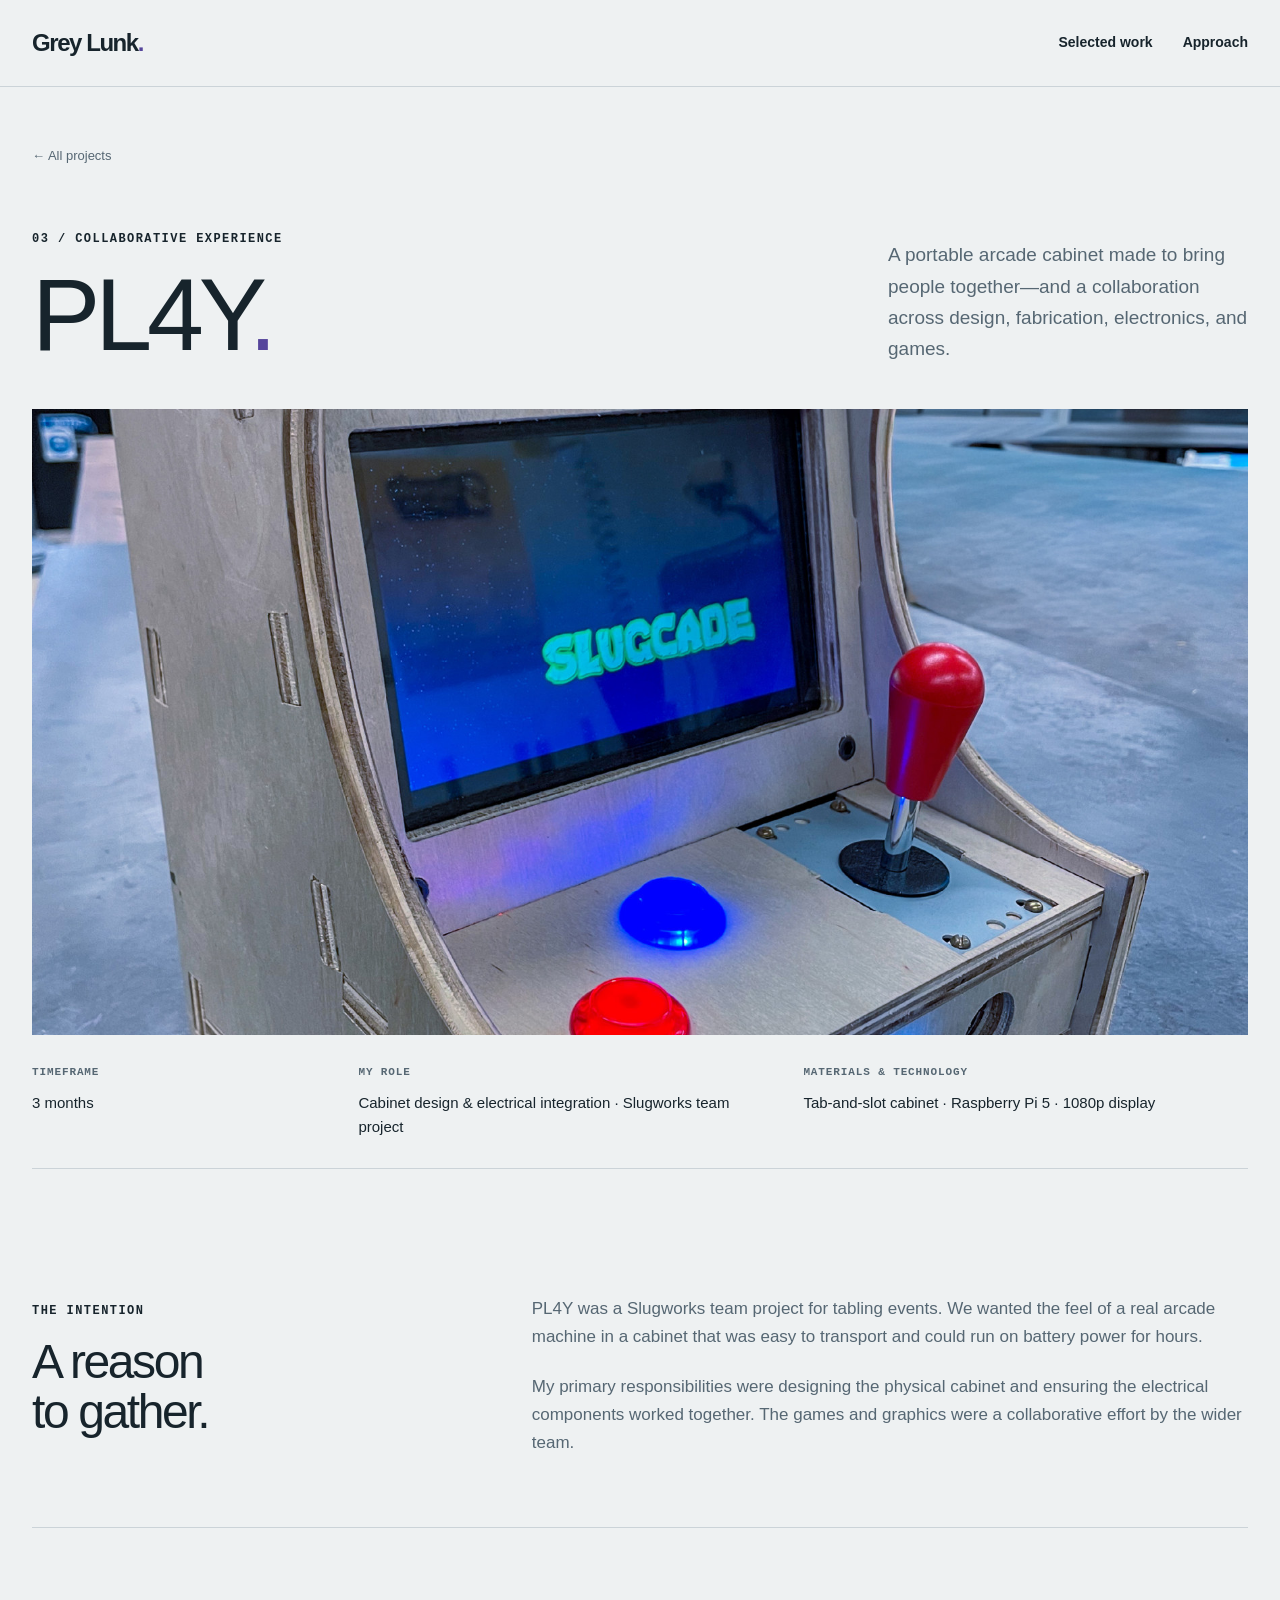
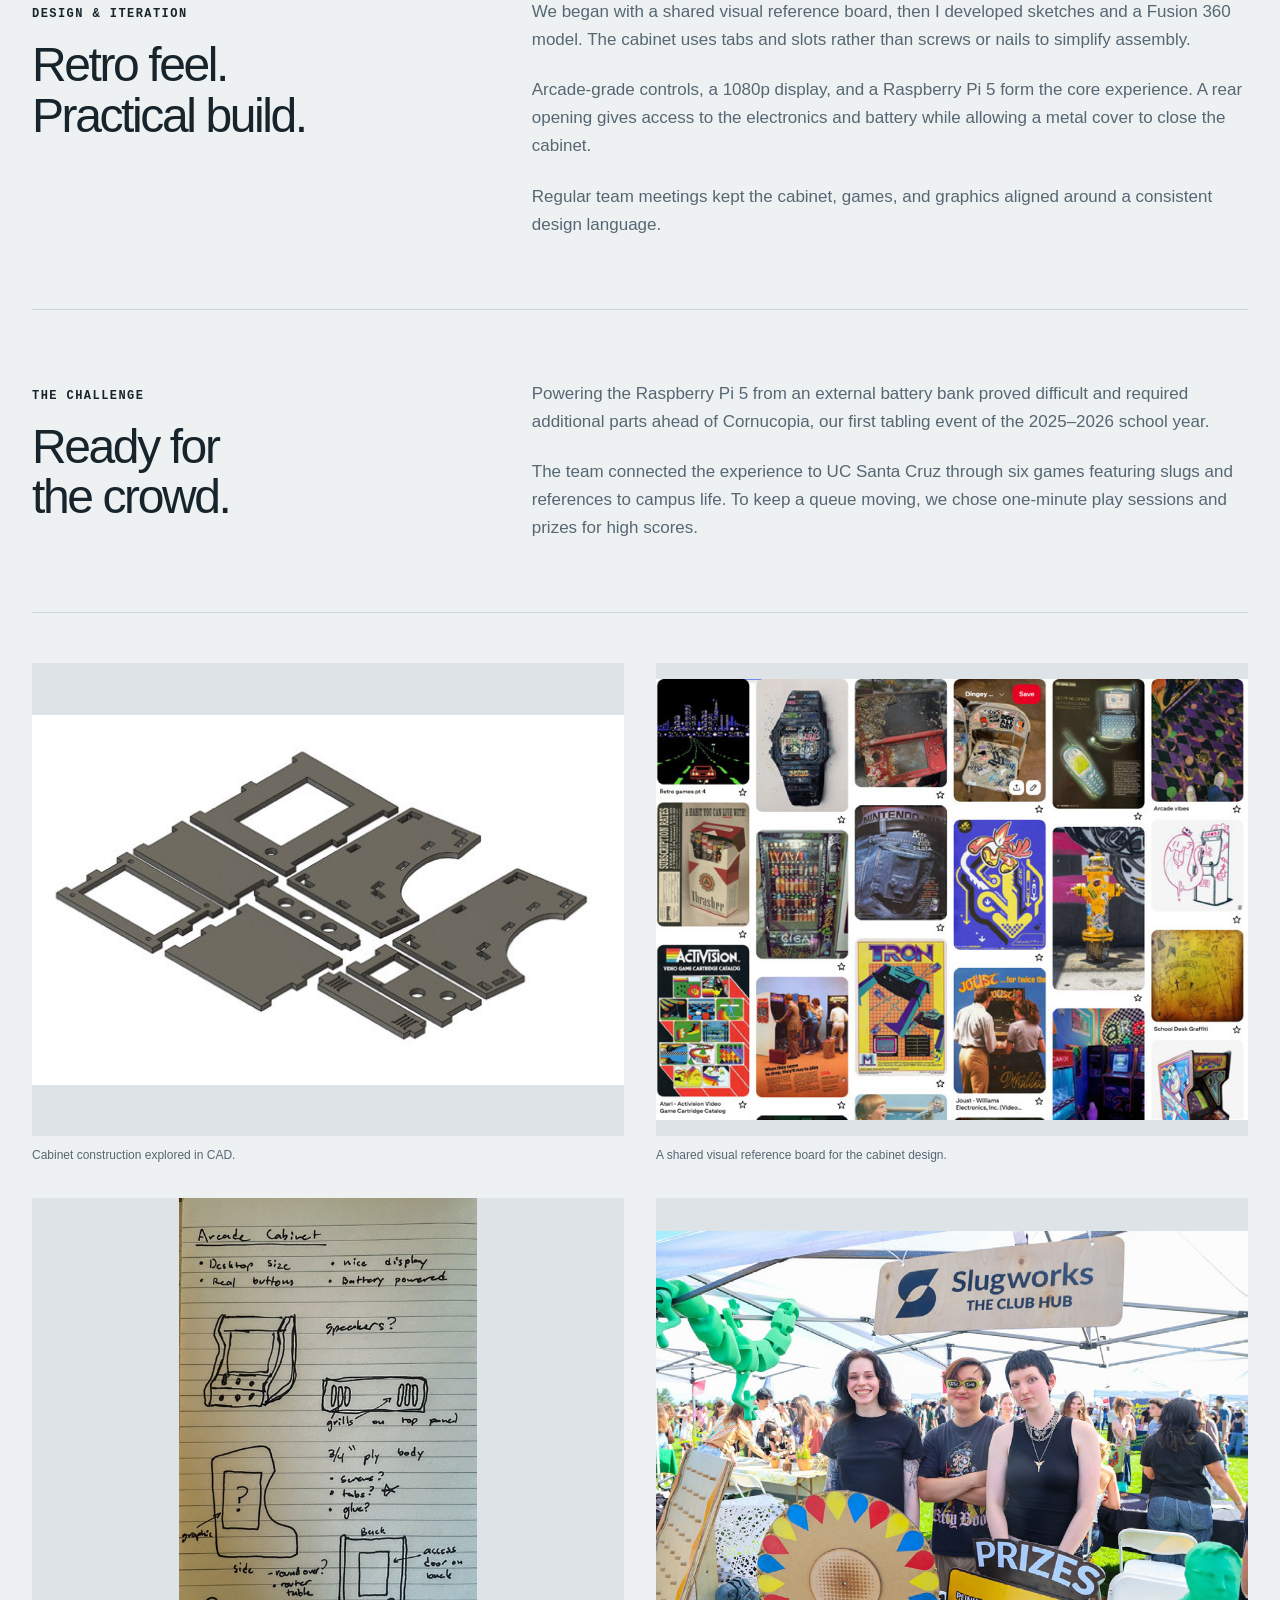
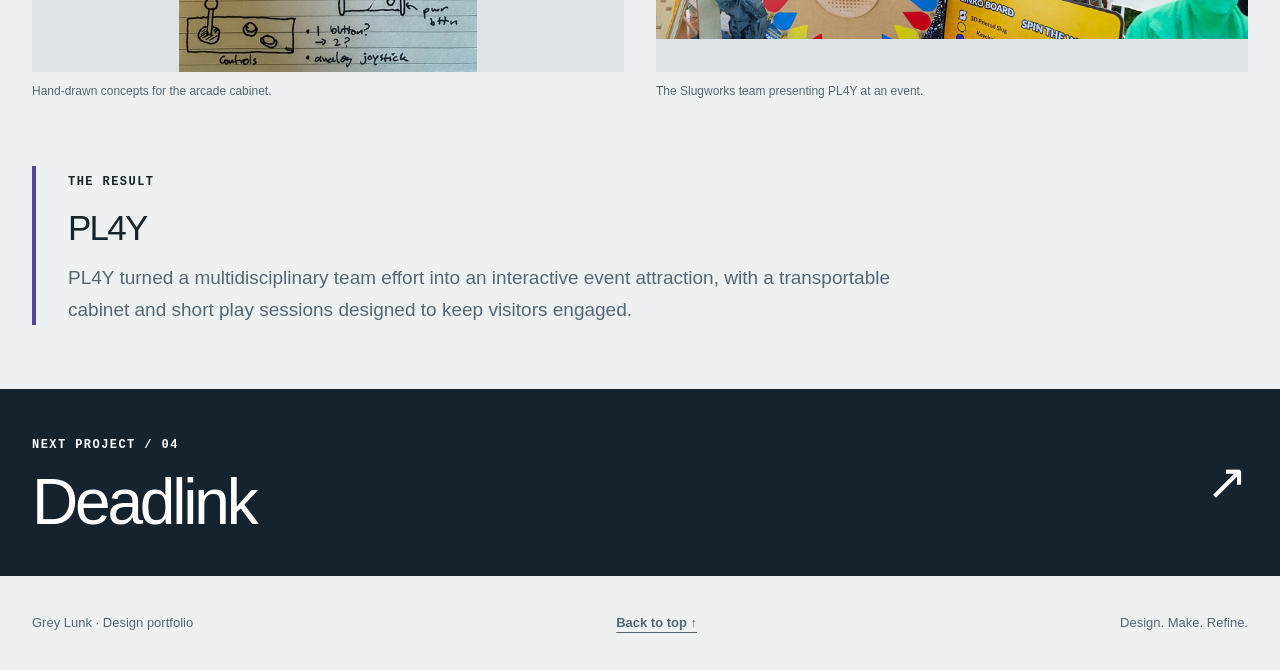
<file: pl4y.html>
<!doctype html>
<html lang="en">
<head>
<meta charset="utf-8">
<meta name="viewport" content="width=device-width, initial-scale=1">
<title>PL4Y | Grey Lunk</title>
<meta name="description" content="A collaborative Slugworks arcade cabinet designed for events, with a retro feel and a modern Raspberry Pi core.">
<meta name="author" content="Grey Lunk">
<link rel="icon" type="image/svg+xml" href="assets/favicon.svg">
<link rel="stylesheet" href="css/styles.css">
<link rel="stylesheet" href="css/portfolio.css">
</head>
<body id="top" class="project-page">
<a class="skip-link" href="#main">Skip to content</a>
<nav class="site-nav" aria-label="Main navigation">
<div class="container nav-inner">
<a class="brand" href="index.html" aria-label="Grey Lunk home">Grey Lunk<span>.</span>
</a>
<div class="nav-links">
<a href="index.html#work">Selected work</a>
<a href="index.html#approach">Approach</a>
</div>
</div>
</nav>
<main id="main">
<header class="project-header">
<div class="container">
<a class="back-link" href="index.html#work">← All projects</a>
<div class="project-heading">
<div>
<span class="eyebrow">03 / Collaborative experience</span>
<h1>PL4Y<span style="color:var(--purple)">.</span>
</h1>
</div>
<p>A portable arcade cabinet made to bring people together—and a collaboration across design, fabrication, electronics, and games.</p>
</div>
<figure class="project-cover">
<img src="assets/portfolio/play-hero.jpg" alt="PL4Y finished product" width="1800" height="1200" fetchpriority="high">
</figure>
<dl class="project-facts">
<div>
<dt>Timeframe</dt>
<dd>3 months</dd>
</div>
<div>
<dt>My role</dt>
<dd>Cabinet design &amp; electrical integration · Slugworks team project</dd>
</div>
<div>
<dt>Materials & technology</dt>
<dd>Tab-and-slot cabinet · Raspberry Pi 5 · 1080p display</dd>
</div>
</dl>
</div>
</header>
<div class="container">
<section class="story-row">
<div>
<span class="eyebrow">The intention</span>
<h2>A reason<br>to gather.</h2>
</div>
<div class="story-copy">
<p>PL4Y was a Slugworks team project for tabling events. We wanted the feel of a real arcade machine in a cabinet that was easy to transport and could run on battery power for hours.</p>
<p>My primary responsibilities were designing the physical cabinet and ensuring the electrical components worked together. The games and graphics were a collaborative effort by the wider team.</p>
</div>
</section>
<section class="story-row">
<div>
<span class="eyebrow">Design &amp; iteration</span>
<h2>Retro feel.<br>Practical build.</h2>
</div>
<div class="story-copy">
<p>We began with a shared visual reference board, then I developed sketches and a Fusion 360 model. The cabinet uses tabs and slots rather than screws or nails to simplify assembly.</p>
<p>Arcade-grade controls, a 1080p display, and a Raspberry Pi 5 form the core experience. A rear opening gives access to the electronics and battery while allowing a metal cover to close the cabinet.</p>
<p>Regular team meetings kept the cabinet, games, and graphics aligned around a consistent design language.</p>
</div>
</section>
<section class="story-row">
<div>
<span class="eyebrow">The challenge</span>
<h2>Ready for<br>the crowd.</h2>
</div>
<div class="story-copy">
<p>Powering the Raspberry Pi 5 from an external battery bank proved difficult and required additional parts ahead of Cornucopia, our first tabling event of the 2025–2026 school year.</p>
<p>The team connected the experience to UC Santa Cruz through six games featuring slugs and references to campus life. To keep a queue moving, we chose one-minute play sessions and prizes for high scores.</p>
</div>
</section>
<section aria-label="Project process images" class="gallery">
<figure>
<img src="assets/portfolio/play-cad.jpg" alt="Cabinet construction explored in CAD." loading="lazy">
<figcaption>Cabinet construction explored in CAD.</figcaption>
</figure>
<figure>
<img src="assets/portfolio/play-sketch.jpg" alt="A shared visual reference board for the cabinet design." loading="lazy">
<figcaption>A shared visual reference board for the cabinet design.</figcaption>
</figure>
<figure>
<img src="assets/portfolio/play-build.jpg" alt="Hand-drawn concepts for the arcade cabinet." loading="lazy">
<figcaption>Hand-drawn concepts for the arcade cabinet.</figcaption>
</figure>
<figure>
<img src="assets/portfolio/play-games.jpg" alt="The Slugworks team presenting PL4Y at an event." loading="lazy">
<figcaption>The Slugworks team presenting PL4Y at an event.</figcaption>
</figure>
</section>
<section class="outcome">
<div class="outcome-inner">
<span class="eyebrow">The result</span>
<h2>PL4Y</h2>
<p>PL4Y turned a multidisciplinary team effort into an interactive event attraction, with a transportable cabinet and short play sessions designed to keep visitors engaged.</p>
</div>
</section>
</div>
<a class="next-project" href="deadlink.html">
<div class="container next-inner">
<div>
<span class="eyebrow">Next project / 04</span>
<h2>Deadlink</h2>
</div>
<span class="next-arrow" aria-hidden="true">↗</span>
</div>
</a>
</main>
<footer class="site-footer">
<div class="container footer-inner">
<span>Grey Lunk · Design portfolio</span>
<a href="#top">Back to top ↑</a>
<span>Design. Make. Refine.</span>
</div>
</footer>
</body>
</html>
</file>
<file: css/portfolio.css>
:root {
  --ink:#17242c;
  --muted:#566773;
  --paper:#eef1f2;
  --line:#cbd3d8;
  --purple:#55459b;
  --blue:#286599;
  --dark:#14232e
}

* {
  box-sizing:border-box
}

html {
  scroll-behavior:smooth;
  scroll-padding-top:6rem
}

body {
  margin:0;
  background:var(--paper);
  color:var(--ink);
  font-family:Arial,Helvetica,sans-serif;
  font-size:17px;
  line-height:1.65
}

h1,h2,h3,h4,p {
  margin-top:0
}

h1,h2,h3,h4 {
  font-family:Arial,Helvetica,sans-serif;
  letter-spacing:-.05em;
  line-height:1.05
}

a {
  color:inherit;
  text-underline-offset:5px
}

a:hover {
  color:var(--purple)
}

a:focus-visible {
  outline:3px solid var(--blue);
  outline-offset:6px
}

img {
  display:block;
  width:100%;
  height:auto
}

::selection {
  background:#d2c9f4;
  color:var(--ink)
}

.container {
  max-width:1320px;
  padding-left:32px;
  padding-right:32px
}

.skip-link {
  position:fixed;
  top:8px;
  left:16px;
  transform:translateY(-150%);
  z-index:100;
  background:white;
  padding:12px
}

.skip-link:focus {
  transform:none
}

.site-nav {
  position:sticky;
  top:0;
  z-index:10;
  background:rgba(238,241,242,.97);
  border-bottom:1px solid var(--line)
}

.nav-inner {
  display:flex;
  align-items:center;
  justify-content:space-between;
  gap:20px;
  min-height:86px
}

.brand {
  white-space:nowrap;
  font-weight:800;
  font-size:24px;
  letter-spacing:-.06em;
  text-decoration:none
}

.brand span {
  color:var(--purple)
}

.nav-links {
  display:flex;
  gap:30px;
  align-items:center
}

.nav-links a {
  white-space:nowrap;
  font-size:14px;
  font-weight:600;
  text-decoration:none
}

.nav-links a:hover {
  text-decoration:underline
}

.eyebrow {
  font-family:monospace;
  font-size:12px;
  text-transform:uppercase;
  letter-spacing:.12em;
  font-weight:700
}

.hero {
  padding:72px 0 64px
}

.hero-top {
  display:flex;
  justify-content:space-between;
  color:var(--muted);
  margin-bottom:32px
}

.hero h1 {
  font-size:clamp(64px,8.3vw,116px);
  font-weight:700;
  max-width:780px;
  margin-bottom:28px
}

.hero h1 em {
  font-style:normal;
  color:var(--purple)
}

.hero-layout {
  display:grid;
  grid-template-columns:.9fr 1.25fr;
  gap:48px;
  align-items:center
}

.hero-copy>p {
  font-size:19px;
  max-width:440px;
  color:var(--muted);
  margin-bottom:30px
}

.text-link {
  display:inline-flex;
  gap:30px;
  font-size:15px;
  font-weight:700;
  text-decoration:none;
  border-bottom:1px solid var(--ink);
  padding-bottom:7px
}

.hero-image {
  margin:0;
  position:relative
}

.hero-image img {
  aspect-ratio:1.18;
  object-fit:cover
}

.hero-image figcaption {
  display:flex;
  justify-content:space-between;
  gap:14px;
  font-size:12px;
  color:var(--muted);
  padding-top:12px
}

.section {
  padding:88px 0
}

.section-heading {
  display:flex;
  justify-content:space-between;
  gap:28px;
  align-items:end;
  margin-bottom:36px
}

.section-heading h2 {
  font-size:clamp(40px,5vw,65px);
  margin:8px 0 0
}

.section-heading>p {
  max-width:320px;
  font-size:15px;
  color:var(--muted);
  margin-bottom:3px
}

.work {
  border-top:1px solid var(--line)
}

.project-grid {
  display:grid;
  grid-template-columns:1fr 1fr;
  gap:64px 32px
}

.project-card {
  display:block;
  text-decoration:none
}

.project-image {
  overflow:hidden;
  background:#c9d3d9
}

.project-image img {
  aspect-ratio:1.45;
  object-fit:cover;
  transition:transform .45s
}

.project-card:hover img {
  transform:scale(1.035)
}

.project-info {
  padding-top:22px;
  border-bottom:1px solid var(--line);
  padding-bottom:26px
}

.project-meta {
  display:flex;
  justify-content:space-between;
  gap:15px;
  color:var(--muted);
  font-family:monospace;
  font-size:11px;
  text-transform:uppercase;
  letter-spacing:.07em;
  margin-bottom:12px
}

.project-title {
  display:flex;
  justify-content:space-between;
  align-items:center;
  gap:20px
}

.project-title h3 {
  font-size:36px;
  margin-bottom:10px
}

.project-title span {
  font-size:30px;
  font-weight:400
}

.project-info p {
  color:var(--muted);
  font-size:16px;
  max-width:490px;
  margin:0
}

.approach {
  background:var(--dark);
  color:#e9eff3
}

.approach h2 {
  font-size:clamp(44px,6vw,78px);
  max-width:750px;
  margin:22px 0 48px
}

.approach h2 span {
  color:#b8a6f3
}

.approach-grid {
  display:grid;
  grid-template-columns:repeat(3,1fr);
  gap:40px
}

.approach-item {
  border-top:1px solid #53616a;
  padding-top:22px
}

.approach-item h3 {
  font-size:25px;
  margin-top:30px
}

.approach-item p {
  font-size:16px;
  color:#bcc8d0;
  margin-bottom:0
}

.site-footer {
  padding:36px 0
}

.footer-inner {
  display:flex;
  justify-content:space-between;
  gap:24px;
  align-items:center;
  font-size:13px;
  color:var(--muted)
}

.footer-inner a {
  font-weight:600
}

.project-header {
  padding:54px 0 40px
}

.back-link {
  font-size:13px;
  color:var(--muted);
  text-decoration:none
}

.project-heading {
  display:flex;
  justify-content:space-between;
  gap:40px;
  align-items:end;
  margin:54px 0 40px
}

.project-heading h1 {
  font-size:clamp(62px,8vw,110px);
  margin:10px 0 0
}

.project-heading p {
  max-width:360px;
  margin-bottom:4px;
  color:var(--muted);
  font-size:19px
}

.project-cover {
  margin:0
}

.project-cover img {
  aspect-ratio:1.94;
  object-fit:cover
}

.project-facts {
  display:grid;
  grid-template-columns:1fr 1.4fr 1.5fr;
  gap:30px;
  border-bottom:1px solid var(--line);
  padding:28px 0
}

.project-facts dt {
  font-family:monospace;
  font-size:11px;
  letter-spacing:.08em;
  text-transform:uppercase;
  color:var(--muted);
  margin-bottom:9px
}

.project-facts dd {
  font-size:15px;
  margin:0
}

.story-row {
  display:grid;
  grid-template-columns:.75fr 1.25fr;
  gap:70px;
  padding:70px 0;
  border-bottom:1px solid var(--line)
}

.story-row h2 {
  font-size:clamp(34px,4vw,48px);
  max-width:320px;
  margin-top:14px
}

.story-copy p {
  color:var(--muted);
  margin-bottom:22px;
  max-width:720px
}

.story-copy p:last-child {
  margin-bottom:0
}

.gallery {
  display:grid;
  grid-template-columns:1fr 1fr;
  gap:32px;
  margin:50px 0 0
}

.gallery figure {
  margin:0
}

.gallery img {
  aspect-ratio:1.25;
  object-fit:contain;
  background:#dde3e6
}

.gallery figcaption {
  font-size:12px;
  color:var(--muted);
  padding-top:10px
}

.outcome {
  padding:64px 0
}

.outcome-inner {
  border-left:4px solid var(--purple);
  padding-left:32px;
  max-width:900px
}

.outcome h2 {
  font-size:35px;
  margin:16px 0
}

.outcome p {
  font-size:19px;
  color:var(--muted);
  margin-bottom:0
}

.next-project {
  display:block;
  background:var(--dark);
  color:white;
  text-decoration:none;
  padding:40px 0
}

.next-project:hover {
  color:#c9b7ff
}

.next-inner {
  display:flex;
  justify-content:space-between;
  align-items:center;
  gap:24px
}

.next-inner h2 {
  font-size:clamp(36px,5vw,64px);
  margin:12px 0 0
}

.next-arrow {
  font-size:50px
}

.project-page .site-footer {
  background:var(--paper)
}

@media(max-width:991px) {
  .container {
  padding-left:24px;
  padding-right:24px
}

.hero {
  padding-top:45px
}

.hero-layout {
  gap:28px;
  grid-template-columns:1fr 1fr
}

.hero h1 {
  font-size:clamp(56px,8vw,82px)
}

.hero-image img {
  aspect-ratio:.9
}

.story-row {
  gap:35px
}

.project-heading {
  align-items:start;
  flex-direction:column;
  gap:22px
}

.project-heading p {
  max-width:600px
}

.approach-grid {
  gap:24px
}


}

@media(max-width:640px) {
  .container {
  padding-left:20px;
  padding-right:20px
}

.nav-inner {
  min-height:72px;
  gap:15px
}

.brand {
  font-size:21px
}

.nav-links {
  gap:18px
}

.nav-links a {
  font-size:12px
}

.hero-top {
  font-size:10px;
  gap:16px
}

.hero {
  padding-bottom:40px
}

.hero-layout {
  grid-template-columns:1fr;
  gap:35px
}

.hero h1 {
  font-size:68px;
  max-width:460px
}

.hero-copy>p {
  font-size:17px
}

.hero-image img {
  aspect-ratio:1.45
}

.section {
  padding:55px 0
}

.section-heading {
  align-items:start;
  flex-direction:column;
  gap:20px
}

.project-grid {
  grid-template-columns:1fr;
  gap:38px
}

.project-title h3 {
  font-size:32px
}

.approach-grid {
  grid-template-columns:1fr;
  gap:30px
}

.approach-item h3 {
  margin-top:15px
}

.approach h2 {
  margin-bottom:30px
}

.footer-inner {
  align-items:start;
  flex-direction:column;
  gap:10px
}

.project-header {
  padding-top:35px
}

.project-heading {
  margin:35px 0 30px
}

.project-heading h1 {
  font-size:62px
}

.project-cover img {
  aspect-ratio:1.3
}

.project-facts {
  grid-template-columns:1fr 1fr;
  gap:22px
}

.project-facts>div:last-child {
  grid-column:1/-1
}

.story-row {
  grid-template-columns:1fr;
  gap:20px;
  padding:40px 0
}

.story-row h2 {
  max-width:none
}

.gallery {
  gap:24px;
  grid-template-columns:1fr;
  margin-top:32px
}

.gallery img {
  aspect-ratio:1.35
}

.outcome {
  padding:45px 0
}

.outcome-inner {
  padding-left:22px
}

.outcome p {
  font-size:17px
}

.next-project {
  padding:32px 0
}


}

@media(max-width:360px) {
  .nav-inner {
    min-height:88px;
    flex-direction:column;
    justify-content:center;
    gap:6px;
    padding-top:10px;
    padding-bottom:10px;
  }
  .nav-links {
    gap:24px;
  }
}

@media(prefers-reduced-motion:reduce) {
  html {
  scroll-behavior:auto
}

.project-image img {
  transition:none
}

.project-card:hover img {
  transform:none
}


}
</file>
